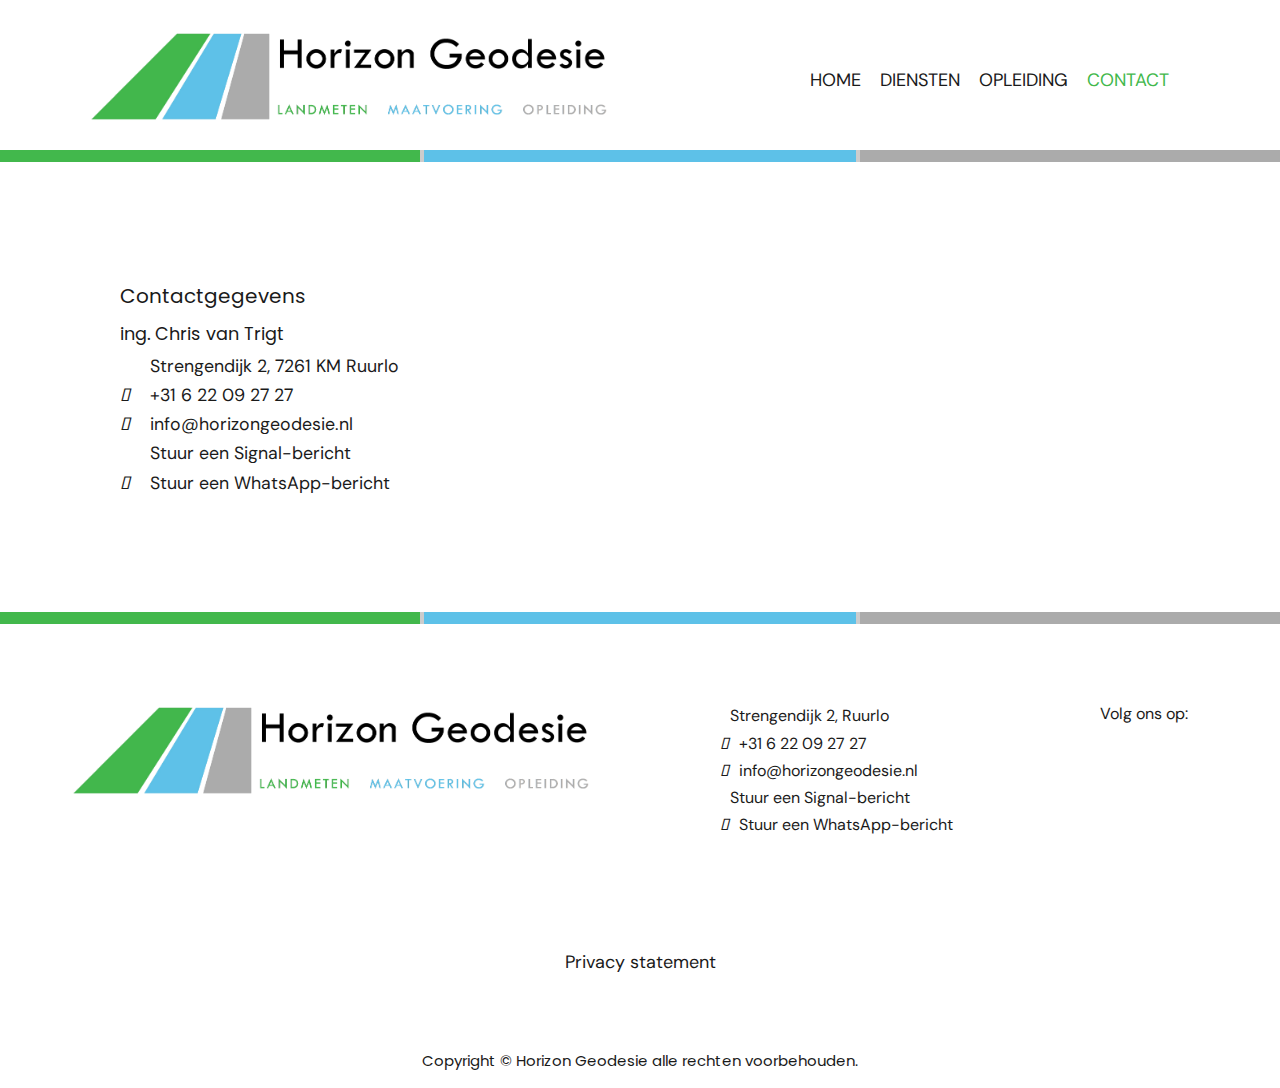
<file: contact.html>
<!DOCTYPE html>
<html lang="nl-NL">
  <head>
    <meta charset="UTF-8">
    <title>website template</title>
    <meta name="viewport" content="width=device-width, initial-scale=1.0 maximum-scale=1.0 user-scalable=0'">
    <meta name="discription" content="this website reprisents a basic template of what a website looks like at its base">
    <link rel="icon" type="image/x-icon" href="images/favicon-transparant_UITGEREKT_20240715.png">
    <link rel="stylesheet" href="style.css">
    <link rel="stylesheet" href="https://cdnjs.cloudflare.com/ajax/libs/font-awesome/4.7.0/css/font-awesome.min.css">
    <link rel="stylesheet" href="https://cdnjs.cloudflare.com/ajax/libs/font-awesome/6.5.2/css/all.min.css" integrity="sha512-SnH5WK+bZxgPHs44uWIX+LLJAJ9/2PkPKZ5QiAj6Ta86w+fsb2TkcmfRyVX3pBnMFcV7oQPJkl9QevSCWr3W6A==" crossorigin="anonymous" referrerpolicy="no-referrer">
    <script src="script.js" defer></script>
    <meta name="viewport" content="width=device-width, initial-scale=1.0">

  </head>
  <body>
    <div class="header">
      <div class="logo">
        <a class="logo-link" href="index.html">
          <div class="logo-div">
            <img class="logo-img light-theme" src="images/Logo met zwarte tekst_transparant_20240606.png" alt="LOGO" height="100px" width="px" logo>
            <img class="logo-img dark-theme" src="images/Logo met witte tekst_transparant_20240606.png" alt="LOGO" height="100px" width="px" logo>
            <div class="logo-buttons">
              <a href="diensten.html#landmeten1" aria-current="page"><button class="landmeten-logo-button"></button></a
              ><a href="diensten.html#maatvoering1" aria-current="page"><button class="maatvoering-logo-button"></button></a
              ><a href="opleiding.html#opleiding-anchor" aria-current="page"><button class="opleiding-logo-button"></button></a>
            </div>
          </div>
        </a>
      </div>
      <div class="tab" id="mytab">
          
          <a href="javascript:void(0);" class="icon" onclick="myFunction()">
            <i class="fa fa-bars"></i></a>
        <div class="tab-links">
          <a class="home-tab" href="index.html" aria-current="page"><button class="tab-link-button">HOME</button></a
          ><a href="diensten.html" aria-current="page"><button class="tab-link-button">DIENSTEN</button></a
          ><a href="opleiding.html" aria-current="page"><button class="tab-link-button">OPLEIDING</button></a
          ><a class="content-tab" href="contact.html" aria-current="page"><button class="tab-link-button active-tab">CONTACT</button></a>
        </div>
      </div>
    </div>
    <div class="brand-color-bar">
      <div class="color-1"></div>
      <div class="color-2"></div>
      <div class="color-3"></div>
    </div>
    
    <div class="page-container">
      <div class="color-a">
        <div class="hero-section contact-hero">
              <!--
              - wat we doen
              - waarom het er toe doet
              - wat zij moeten doen om het te krijgen
              - werk met ons en krijg dit resultaat
              - zo behalen we dit resultaat
              -->
          <div class="hero-section-content">
            <div>
                <div class="contact-info">
                  <h3>Contactgegevens</h3>
                  <ul>
                    <li>
                      ing. Chris van Trigt
                    </li>
                    <li>
                      <a href="https://www.google.nl/maps/place/Horizon+Geodesie/@52.0330385,6.4593058,17z/data=!3m1!4b1!4m6!3m5!1s0x47c7886032601acd:0x47c295274ae94773!8m2!3d52.0330352!4d6.4618807!16s%2Fg%2F1v2yy2vk?entry=ttu" target="_blank" rel="noopener noreferrer">
                        <div class="info-icon"><i class="fa-solid fa-location-dot"></i></div>
                        <div>Strengendijk 2, 7261 KM Ruurlo</div>
                      </a>
                    </li>
                    <li>
                      <a href="tel:+31622092727" target="_blank" rel="noopener noreferrer">
                        <div class="info-icon"><i class="fa-solid fa-phone"></i></div>
                        <div>+31 6 22 09 27 27</div>
                      </a>
                    </li>
                    <li>
                      <a href="mailto:info@horizongeodesie.nl" target="_blank" rel="noopener noreferrer">
                        <div class="info-icon"><i class="fa-regular fa-envelope"></i></div>
                        <div>info@horizongeodesie.nl</div>
                      </a>
                    </li>
                    <li>
                      <a href="sgnl://signal.me/#p/+31622092727" target="_blank" rel="noopener noreferrer">
                        <div class="info-icon"><i class="fa-brands fa-signal-messenger"></i></div>
                        <div>Stuur een Signal-bericht</div>
                      </a>
                    </li>
                    <li>
                      <a href="https://wa.me/+31622092727" target="_blank" rel="noopener noreferrer">
                        <div class="info-icon"><i class="fa-brands fa-whatsapp"></i></div>
                        <div>Stuur een WhatsApp-bericht</div>
                      </a>
                    </li>
                  </ul>
                </div>
            </div>
          </div>


          <iframe 
          src="https://www.google.com/maps/embed?pb=!1m18!1m12!1m3!1d2454.564268266766!2d6.4618807!3d52.03303520000001!2m3!1f0!2f0!3f0!3m2!1i1024!2i768!4f13.1!3m3!1m2!1s0x47c7886032601acd%3A0x47c295274ae94773!2sHorizon%20Geodesie!5e0!3m2!1snl!2snl!4v1730292313984!5m2!1snl!2snl" 
          width="600" height="450" style="border:0;" allowfullscreen="" loading="lazy" referrerpolicy="no-referrer-when-downgrade"></iframe>


        </div>
      </div>

      <div class="color-b">

      </div>

      <div class="color-a">

      </div>


      <div class="color-b">

      </div>
    </div>

    <div class="brand-color-bar">
      <div class="color-1"></div>
      <div class="color-2"></div>
      <div class="color-3"></div>
    </div>

    <div class="footer">
      <div class="footer-flex">
          <div class="footer-logo">
            <a class="logo-link" href="index.html">
              <div class="logo-div">
                <img class="logo-img light-theme" src="images/Logo met zwarte tekst_transparant_20240606.png" alt="LOGO" height="100px" width="px" logo>
                <img class="logo-img dark-theme" src="images/Logo met witte tekst_transparant_20240606.png" alt="LOGO" height="100px" width="px" logo>
                <div class="logo-buttons">
                  <a href="diensten.html#landmeten1" aria-current="page"><button class="landmeten-logo-button"></button></a
                  ><a href="diensten.html#maatvoering1" aria-current="page"><button class="maatvoering-logo-button"></button></a
                  ><a href="opleiding.html#opleiding-anchor" aria-current="page"><button class="opleiding-logo-button"></button></a>
                </div>
              </div>
            </a>
          </div>

          <div class="footer-info">
            <ul>
              <li>
                <a href="https://www.google.nl/maps/place/Horizon+Geodesie/@52.0330385,6.4593058,17z/data=!3m1!4b1!4m6!3m5!1s0x47c7886032601acd:0x47c295274ae94773!8m2!3d52.0330352!4d6.4618807!16s%2Fg%2F1v2yy2vk?entry=ttu" target="_blank" rel="noopener noreferrer">
                  <div class="info-icon"><i class="fa-solid fa-location-dot"></i></div>
                  <div>Strengendijk 2, Ruurlo</div>
                </a>
              </li>
              <li>
                <a href="tel:+31622092727" target="_blank" rel="noopener noreferrer">
                  <div class="info-icon"><i class="fa-solid fa-phone"></i></div>
                  <div>+31 6 22 09 27 27</div>
                </a>
              </li>
              <li>
                <a href="mailto:info@horizongeodesie.nl" target="_blank" rel="noopener noreferrer">
                  <div class="info-icon"><i class="fa-regular fa-envelope"></i></div>
                  <div>info@horizongeodesie.nl</div>
                </a>
              </li>
              <li>
                <a href="sgnl://signal.me/#p/+31622092727" target="_blank" rel="noopener noreferrer">
                  <div class="info-icon"><i class="fa-brands fa-signal-messenger"></i></div>
                  <div>Stuur een Signal-bericht</div>
                </a>
              </li>
              <li>
                <a href="https://wa.me/+31622092727" target="_blank" rel="noopener noreferrer">
                  <div class="info-icon"><i class="fa-brands fa-whatsapp"></i></div>
                  <div>Stuur een WhatsApp-bericht</div>
                </a>
              </li>
            </ul>
          </div>

        <div class="social-media">
          <h4>Volg ons op:</h4>
          <div class="volg-ons">
            <div class="social-media-1">
              <ul>
                <li>
                  <a href="https://www.linkedin.com/company/horizon-geodesie/">
                    <button><i class="fa-brands fa-linkedin-in"></i></button>
                  </a>
                </li>
            </div>
          </div>
        </div>

        <div class="footer-tab-links">
          <ul>
            <li><a href="privacy.html" aria-current="page"><button class="tab-link-button">Privacy statement</button></a></li>
          </ul>
        </div>
      </div>

    <div class="copyright-div">
      <p class="copyright">Copyright © <span id="year"></span> <span>Horizon Geodesie</span>  alle rechten voorbehouden.</p>
    </div>

    </div>
  </body>
</html>
</file>
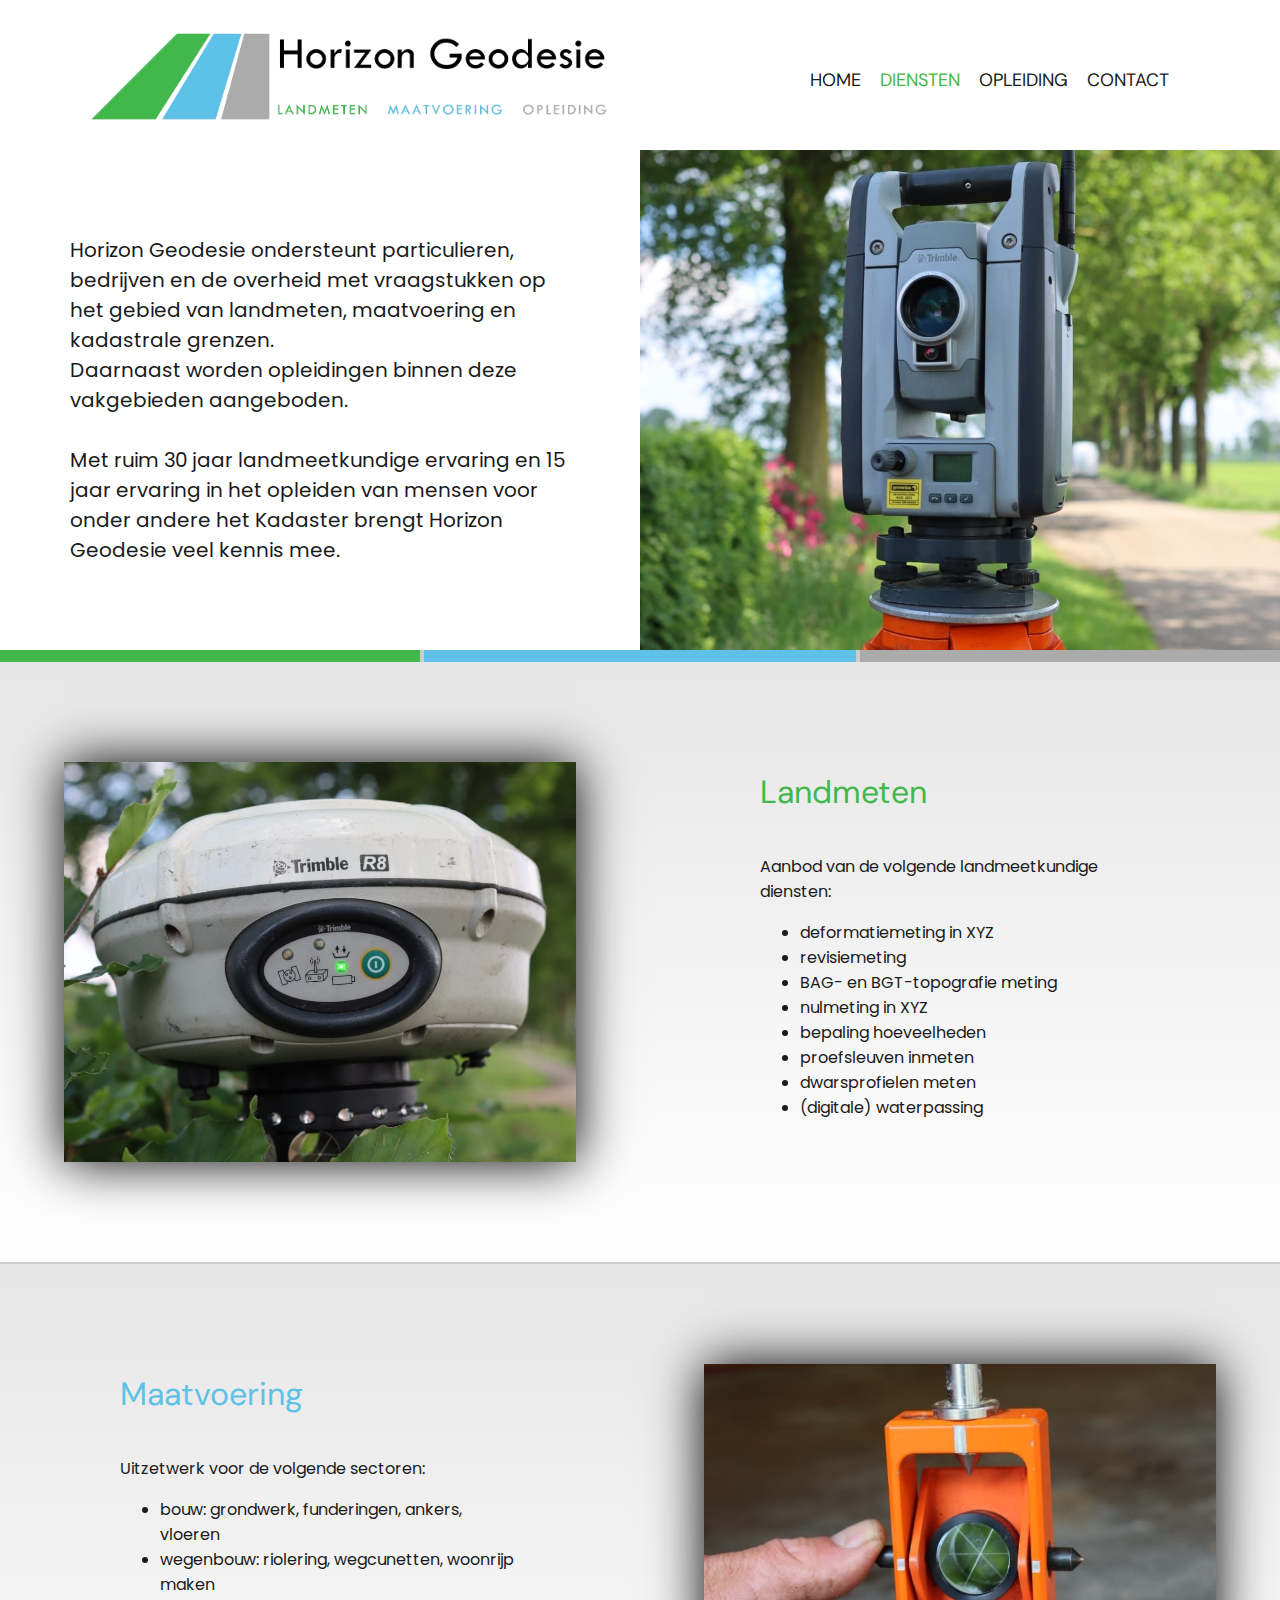
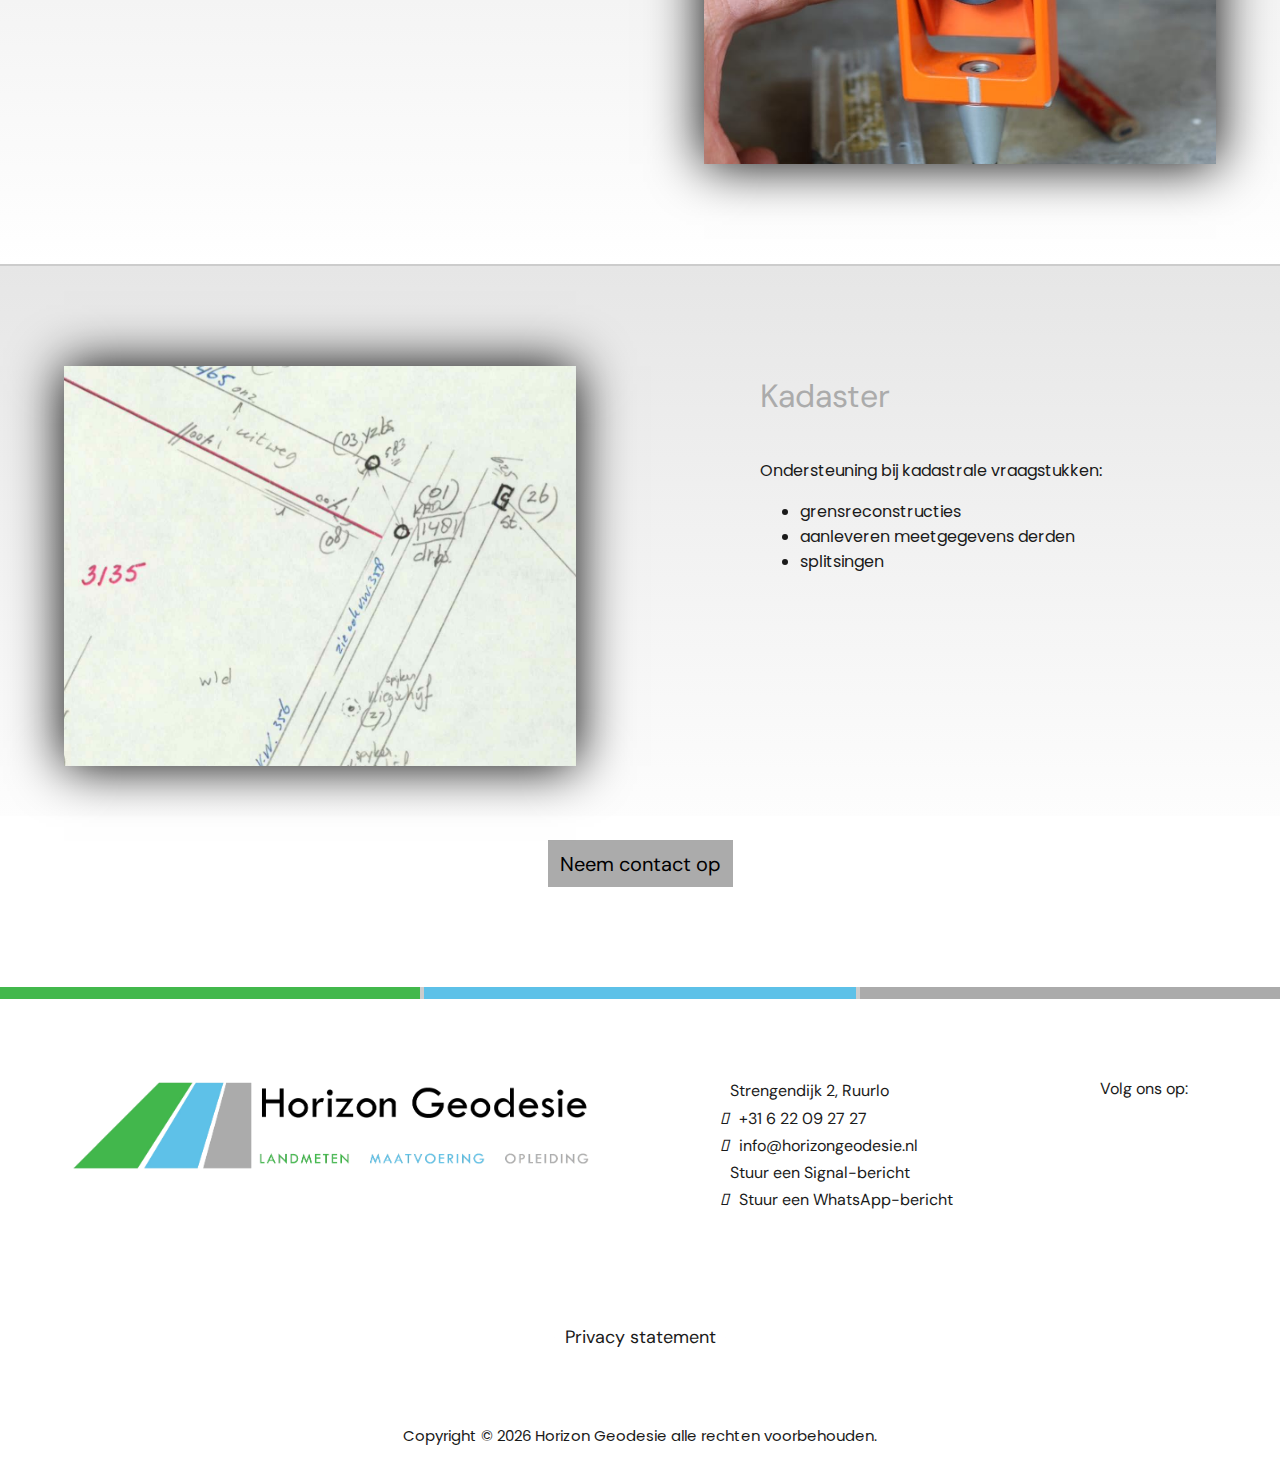
<file: diensten.html>
<!DOCTYPE html>
<html lang="nl-NL">
  <head>
    <meta charset="UTF-8">
    <title>website template</title>
    <meta name="viewport" content="width=device-width, initial-scale=1.0 maximum-scale=1.0 user-scalable=0'">
    <meta name="discription" content="this website reprisents a basic template of what a website looks like at its base">
    <link rel="icon" type="image/x-icon" href="images/favicon-transparant_UITGEREKT_20240715.png">
    <link rel="stylesheet" href="style.css">
    <link rel="stylesheet" href="https://cdnjs.cloudflare.com/ajax/libs/font-awesome/4.7.0/css/font-awesome.min.css">
    <link rel="stylesheet" href="https://cdnjs.cloudflare.com/ajax/libs/font-awesome/6.5.2/css/all.min.css" integrity="sha512-SnH5WK+bZxgPHs44uWIX+LLJAJ9/2PkPKZ5QiAj6Ta86w+fsb2TkcmfRyVX3pBnMFcV7oQPJkl9QevSCWr3W6A==" crossorigin="anonymous" referrerpolicy="no-referrer">
    <script src="script.js" defer></script>
    <meta name="viewport" content="width=device-width, initial-scale=1.0">

  </head>
  <body>
    <div class="header">
      <div class="logo">
        <a class="logo-link" href="index.html">
          <div class="logo-div">
            <img class="logo-img light-theme" src="images/Logo met zwarte tekst_transparant_20240606.png" alt="LOGO" height="100px" width="px" logo>
            <img class="logo-img dark-theme" src="images/Logo met witte tekst_transparant_20240606.png" alt="LOGO" height="100px" width="px" logo>
            <div class="logo-buttons">
              <a href="diensten.html#landmeten1" aria-current="page"><button class="landmeten-logo-button"></button></a
              ><a href="diensten.html#maatvoering1" aria-current="page"><button class="maatvoering-logo-button"></button></a
              ><a href="opleiding.html#opleiding-anchor" aria-current="page"><button class="opleiding-logo-button"></button></a>
            </div>
          </div>
        </a>
      </div>
      <div class="tab" id="mytab">
          
          <a href="javascript:void(0);" class="icon" onclick="myFunction()">
            <i class="fa fa-bars"></i></a>
        <div class="tab-links">
          <a class="home-tab" href="index.html" aria-current="page"><button class="tab-link-button">HOME</button></a
          ><a href="diensten.html" aria-current="page"><button class="tab-link-button active-tab">DIENSTEN</button></a
          ><a href="opleiding.html" aria-current="page"><button class="tab-link-button">OPLEIDING</button></a
          ><a class="content-tab" href="contact.html" aria-current="page"><button class="tab-link-button">CONTACT</button></a>
        </div>
      </div>
    </div>

    <div class="brand-color-bar phone">
      <div class="color-1"></div>
      <div class="color-2"></div>
      <div class="color-3"></div>
    </div>
    
    <div class="page-container">
      <div class="color-a">
        <div class="hero-section">
              <!--
              - wat we doen
              - waarom het er toe doet
              - wat zij moeten doen om het te krijgen
              - werk met ons en krijg dit resultaat
              - zo behalen we dit resultaat
              -->
          <div class="hero-section-content">
            <div>
              <h3>Horizon Geodesie ondersteunt particulieren, bedrijven en de overheid met vraagstukken op het gebied van landmeten, maatvoering en kadastrale grenzen.<br>
                Daarnaast worden opleidingen binnen deze vakgebieden aangeboden.<br><br>

                Met ruim 30 jaar landmeetkundige ervaring en 15 jaar ervaring in het opleiden van mensen voor onder andere het Kadaster brengt Horizon Geodesie veel kennis mee.</h3>
            </div>
          </div>
          <div class="slideshow-container">
            <div class="mySlides fade">
            <div class="img-1-slideshow img-style-diensten"></div>
            </div>
      
            <div class="mySlides fade">
              <div class="img-2-slideshow img-style-diensten"></div>
            </div>
      
            <div class="mySlides fade">
              <div class="img-3-slideshow img-style-diensten"></div>
            </div>

            <div class="mySlides fade">
              <div class="img-4-slideshow img-style-diensten"></div>
            </div>

            <div class="mySlides fade">
              <div class="img-5-slideshow img-style-diensten"></div>
            </div>

            <div class="mySlides fade">
              <div class="img-6-slideshow img-style-diensten"></div>
            </div>

          </div>
        </div>
      </div>
      <div class="brand-color-bar">
        <div class="color-1"></div>
        <div class="color-2"></div>
        <div class="color-3"></div>
      </div>

      <div class="diensten-page-container">
        <div class="color-b">
          <div id="landmeten1" class="opleiding-section">
            <div class="img-opleiding-container">
              <div class="img-diensten-landmeten img-diensten-style">
              </div>
            </div>
            <div class="opleiding-text-container">
              <div class="opleiding-text">
                <h1 class="text-color-green-nh">Landmeten</h1>
                <p>Aanbod van de volgende landmeetkundige diensten:
                  <ul>
                    <li>deformatiemeting in XYZ</li>
                    <li>revisiemeting</li>
                    <li>BAG- en BGT-topografie meting</li>
                    <li>nulmeting in XYZ</li>
                    <li>bepaling hoeveelheden</li>
                    <li>proefsleuven inmeten</li>
                    <li>dwarsprofielen meten</li>
                    <li>(digitale) waterpassing</li>
                  </ul>
                </p>
              </div>
            </div>
          </div>
        </div>
        <div class="color-a">
          <div id="maatvoering1" class="opleiding-section">
            <div class="img-opleiding-container">
              <div class="img-diensten-maatvoering img-diensten-style">
              </div>
            </div>
            <div class="opleiding-text-container">
              <div class="opleiding-text">
                <h1 class="text-color-blue-nh">Maatvoering</h1>
                <p>Uitzetwerk voor de volgende sectoren:
                  <ul>
                    <li>bouw: grondwerk, funderingen, ankers, vloeren</li>
                    <li>wegenbouw: riolering, wegcunetten, woonrijp maken</li>
                  </ul>
                </p>
              </div>
            </div>
          </div>
        </div>
        <div class="color-b">
          <div id="kadaster1" class="opleiding-section kadaster">
            <div class="img-opleiding-container">
              <div class="img-diensten-kadaster img-diensten-style">
              </div>
            </div>
            <div class="opleiding-text-container">
              <div class="opleiding-text">
                <h1 class="text-color-grey-nh">Kadaster</h1>
                <p>Ondersteuning bij kadastrale vraagstukken:
                  <ul>
                    <li>grensreconstructies</li>
                    <li>aanleveren meetgegevens derden</li>
                    <li>splitsingen</li>
                  </ul>
                </p>
              </div>
            </div>
          </div>
        </div>
      </div>

      <div class="color-a">
        <div class="cta-section cta-section-diensten-page">
          <a class="cta" href="contact.html" aria-current="page"><button class="cta-contact">Neem contact op</button></a>
        </div>
      </div>


      <div class="color-b">

      </div>
    </div>

    <div class="brand-color-bar">
      <div class="color-1"></div>
      <div class="color-2"></div>
      <div class="color-3"></div>
    </div>

    <div class="footer">
      <div class="footer-flex">
          <div class="footer-logo">
            <a class="logo-link" href="index.html">
              <div class="logo-div">
                <img class="logo-img light-theme" src="images/Logo met zwarte tekst_transparant_20240606.png" alt="LOGO" height="100px" width="px" logo>
                <img class="logo-img dark-theme" src="images/Logo met witte tekst_transparant_20240606.png" alt="LOGO" height="100px" width="px" logo>
                <div class="logo-buttons">
                  <a href="diensten.html#landmeten1" aria-current="page"><button class="landmeten-logo-button"></button></a
                  ><a href="diensten.html#maatvoering1" aria-current="page"><button class="maatvoering-logo-button"></button></a
                  ><a href="opleiding.html#opleiding-anchor" aria-current="page"><button class="opleiding-logo-button"></button></a>
                </div>
              </div>
            </a>
          </div>

          <div class="footer-info">
            <ul>
              <li>
                <a href="https://www.google.nl/maps/place/Horizon+Geodesie/@52.0330385,6.4593058,17z/data=!3m1!4b1!4m6!3m5!1s0x47c7886032601acd:0x47c295274ae94773!8m2!3d52.0330352!4d6.4618807!16s%2Fg%2F1v2yy2vk?entry=ttu" target="_blank" rel="noopener noreferrer">
                  <div class="info-icon"><i class="fa-solid fa-location-dot"></i></div>
                  <div>Strengendijk 2, Ruurlo</div>
                </a>
              </li>
              <li>
                <a href="tel:+31622092727" target="_blank" rel="noopener noreferrer">
                  <div class="info-icon"><i class="fa-solid fa-phone"></i></div>
                  <div>+31 6 22 09 27 27</div>
                </a>
              </li>
              <li>
                <a href="mailto:info@horizongeodesie.nl" target="_blank" rel="noopener noreferrer">
                  <div class="info-icon"><i class="fa-regular fa-envelope"></i></div>
                  <div>info@horizongeodesie.nl</div>
                </a>
              </li>
              <li>
                <a href="sgnl://signal.me/#p/+31622092727" target="_blank" rel="noopener noreferrer">
                  <div class="info-icon"><i class="fa-brands fa-signal-messenger"></i></div>
                  <div>Stuur een Signal-bericht</div>
                </a>
              </li>
              <li>
                <a href="https://wa.me/+31622092727" target="_blank" rel="noopener noreferrer">
                  <div class="info-icon"><i class="fa-brands fa-whatsapp"></i></div>
                  <div>Stuur een WhatsApp-bericht</div>
                </a>
              </li>
            </ul>
          </div>

        <div class="social-media">
          <h4>Volg ons op:</h4>
          <div class="volg-ons">
            <div class="social-media-1">
              <ul>
                <li>
                  <a href="https://www.linkedin.com/company/horizon-geodesie/">
                    <button><i class="fa-brands fa-linkedin-in"></i></button>
                    
                  </a>
                </li>
            </div>
          </div>
        </div>

        <div class="footer-tab-links">
          <ul>
            <li><a href="privacy.html" aria-current="page"><button class="tab-link-button">Privacy statement</button></a></li>
          </ul>
        </div>
      </div>

    <div class="copyright-div">
      <p class="copyright">Copyright © <span id="year"></span> <span>Horizon Geodesie</span>  alle rechten voorbehouden.</p>
    </div>

    </div>
  </body>
</html>
</file>
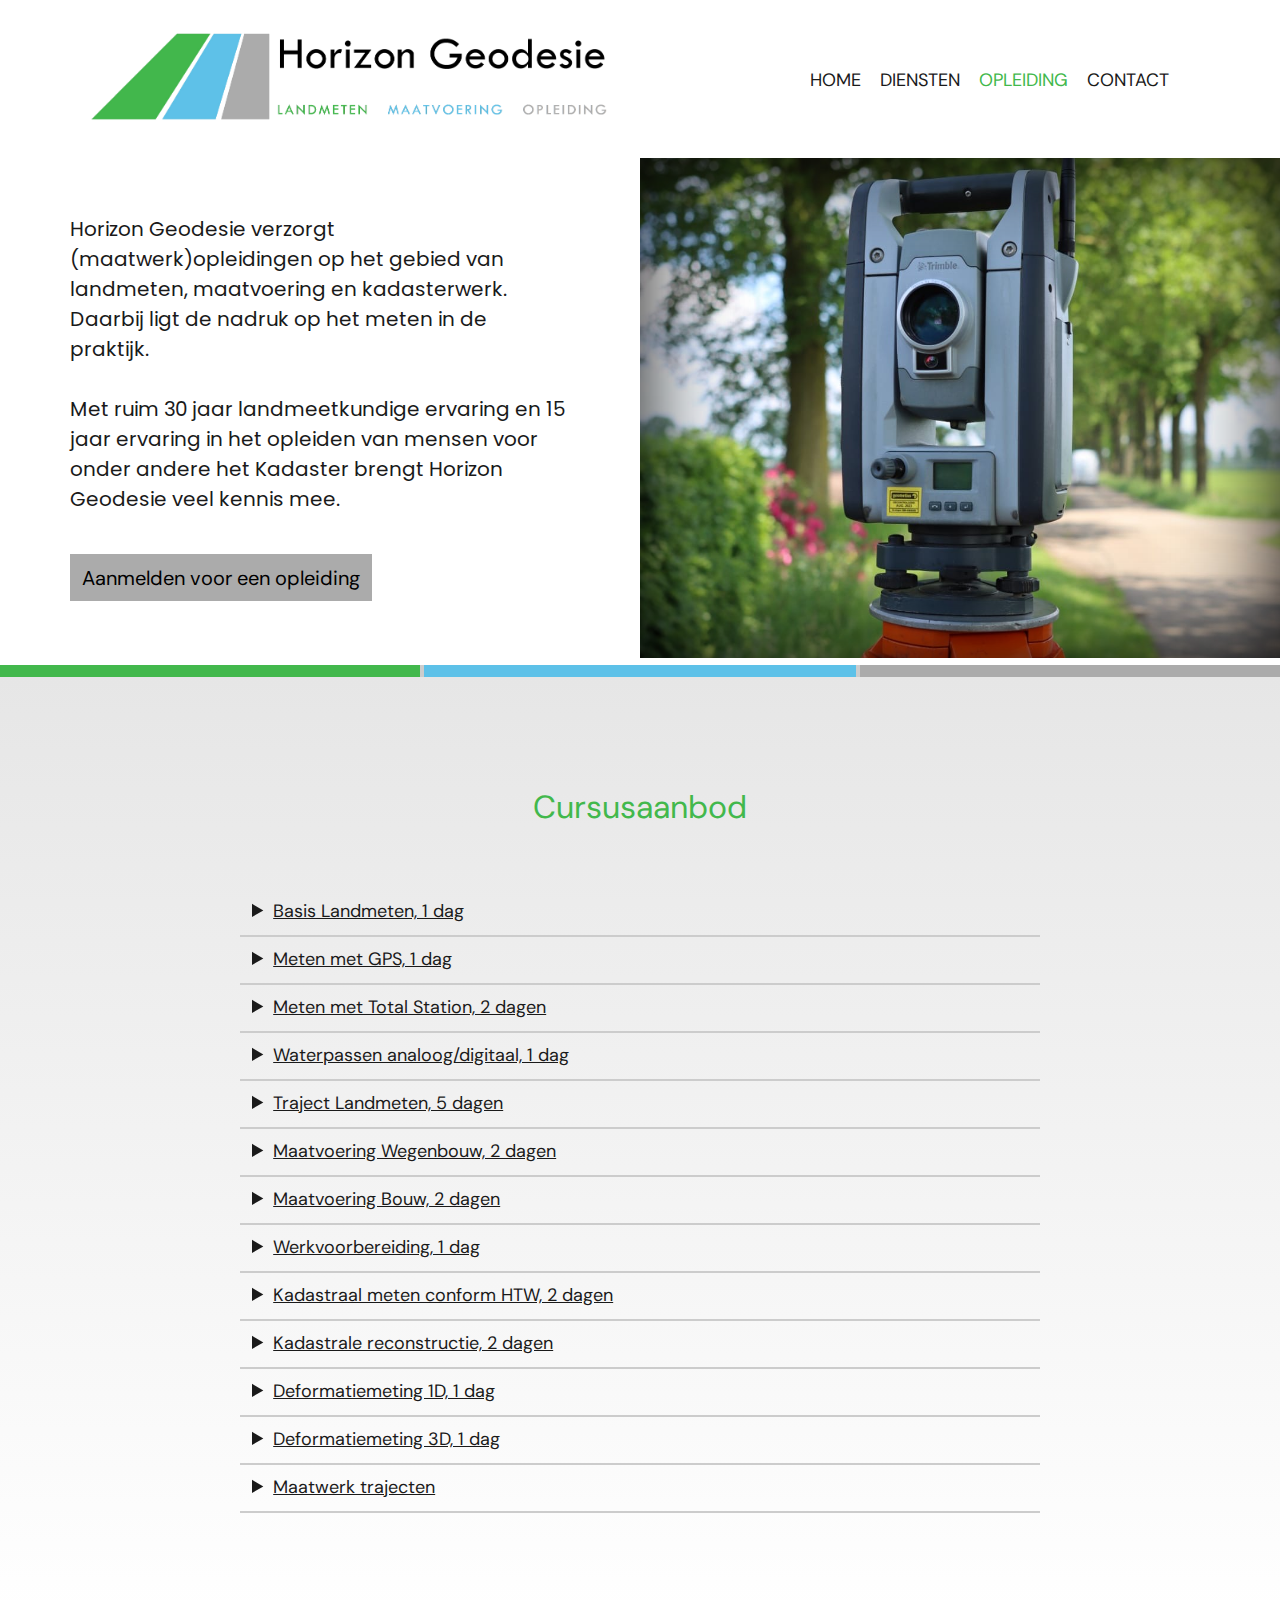
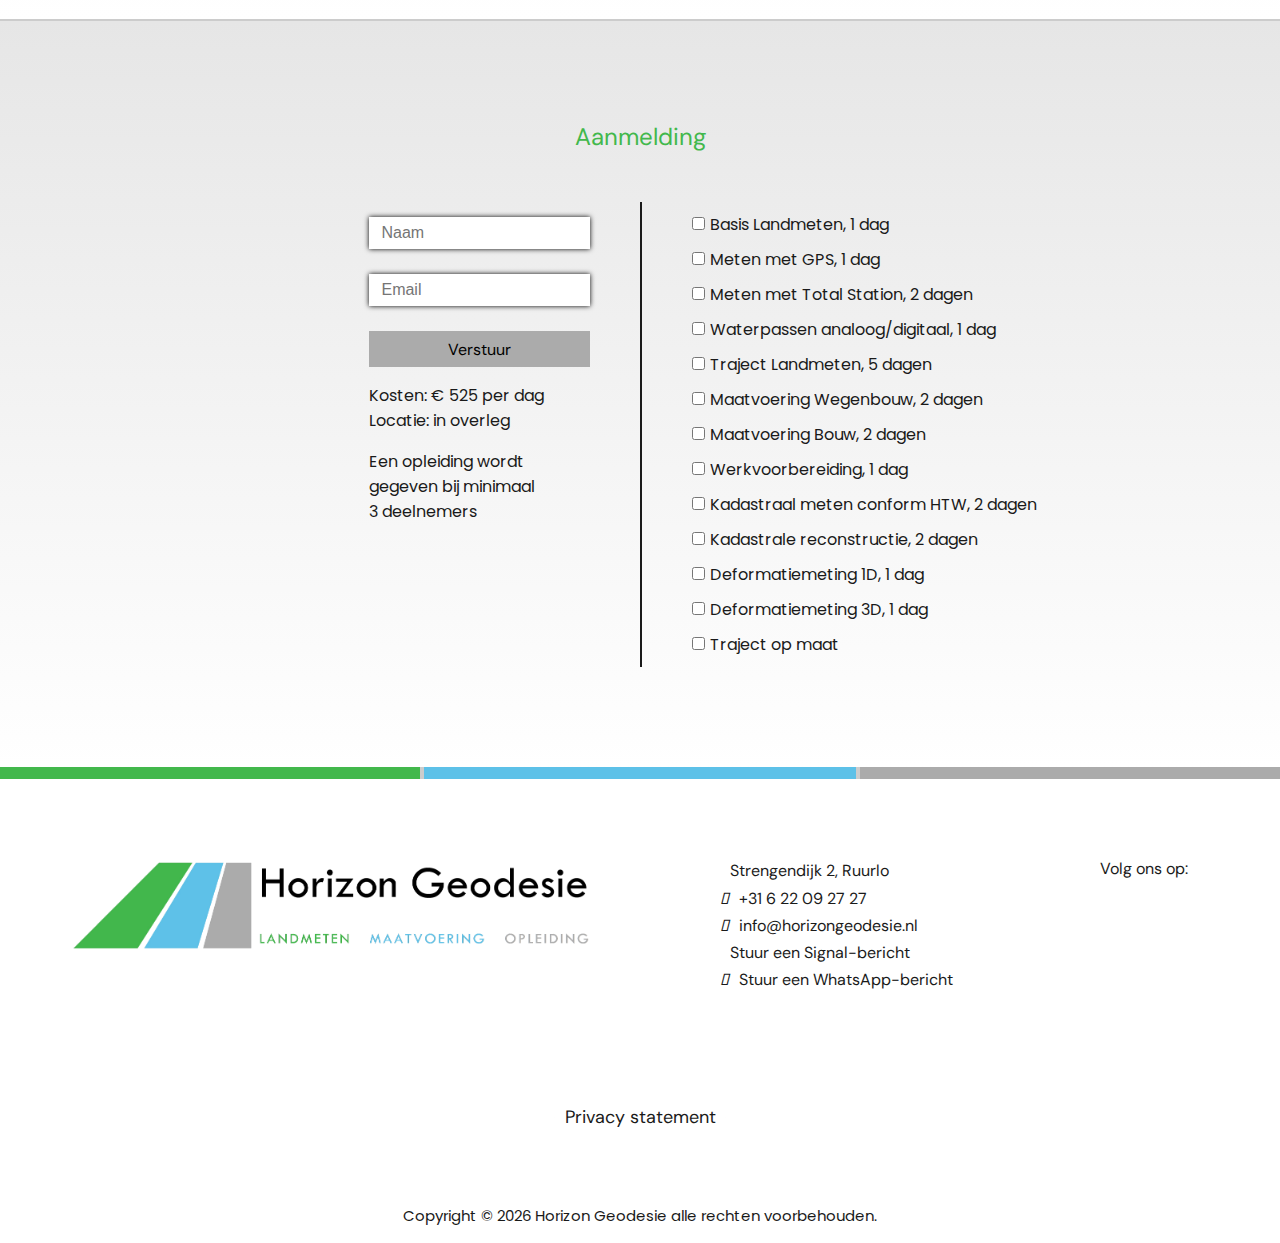
<file: opleiding.html>
<!DOCTYPE html>
<html lang="nl-NL">
  <head>
    <meta charset="UTF-8">
    <title>website template</title>
    <meta name="viewport" content="width=device-width, initial-scale=1.0 maximum-scale=1.0 user-scalable=0'">
    <meta name="discription" content="this website reprisents a basic template of what a website looks like at its base">
    <link rel="icon" type="image/x-icon" href="images/favicon-transparant_UITGEREKT_20240715.png">
    <link rel="stylesheet" href="style.css">
    <link rel="stylesheet" href="https://cdnjs.cloudflare.com/ajax/libs/font-awesome/4.7.0/css/font-awesome.min.css">
    <link rel="stylesheet" href="https://cdnjs.cloudflare.com/ajax/libs/font-awesome/6.5.2/css/all.min.css" integrity="sha512-SnH5WK+bZxgPHs44uWIX+LLJAJ9/2PkPKZ5QiAj6Ta86w+fsb2TkcmfRyVX3pBnMFcV7oQPJkl9QevSCWr3W6A==" crossorigin="anonymous" referrerpolicy="no-referrer">
    <script src="script.js" defer></script>
    <meta name="viewport" content="width=device-width, initial-scale=1.0">

  </head>
  <body>
    <div class="header">
      <div class="logo">
        <a class="logo-link" href="index.html">
          <div class="logo-div">
            <img class="logo-img light-theme" src="images/Logo met zwarte tekst_transparant_20240606.png" alt="LOGO" height="100px" width="px" logo>
            <img class="logo-img dark-theme" src="images/Logo met witte tekst_transparant_20240606.png" alt="LOGO" height="100px" width="px" logo>
            <div class="logo-buttons">
              <a href="diensten.html#landmeten1" aria-current="page"><button class="landmeten-logo-button"></button></a
              ><a href="diensten.html#maatvoering1" aria-current="page"><button class="maatvoering-logo-button"></button></a
              ><a href="opleiding.html#opleiding-anchor" aria-current="page"><button class="opleiding-logo-button"></button></a>
            </div>
          </div>
        </a>
      </div>
      <div class="tab" id="mytab">
          
          <a href="javascript:void(0);" class="icon" onclick="myFunction()">
            <i class="fa fa-bars"></i></a>
        <div class="tab-links">
          <a class="home-tab" href="index.html" aria-current="page"><button class="tab-link-button">HOME</button></a
          ><a href="diensten.html" aria-current="page"><button class="tab-link-button">DIENSTEN</button></a
          ><a href="opleiding.html" aria-current="page"><button class="tab-link-button active-tab">OPLEIDING</button></a
          ><a class="content-tab" href="contact.html" aria-current="page"><button class="tab-link-button">CONTACT</button></a>
        </div>
      </div>
    </div>
    <div class="brand-color-bar phone">
      <div class="color-1"></div>
      <div class="color-2"></div>
      <div class="color-3"></div>
    </div>
    
    <div class="page-container">
      <div class="color-a">
        <div class="hero-section">
              <!--
              - wat we doen
              - waarom het er toe doet
              - wat zij moeten doen om het te krijgen
              - werk met ons en krijg dit resultaat
              - zo behalen we dit resultaat
              -->
          <div class="hero-section-content">
            <div>
              <h3>Horizon Geodesie verzorgt (maatwerk)opleidingen op het gebied van landmeten, maatvoering en kadasterwerk. Daarbij ligt de nadruk op het meten in de praktijk.<br>
                <br>
                Met ruim 30 jaar landmeetkundige ervaring en 15 jaar ervaring in het opleiden van mensen voor onder andere het Kadaster brengt Horizon Geodesie veel kennis mee.</h3>
              <a class="cta" href="opleiding.html#aanmelden-opleiding" aria-current="page"><button class="cta-opleiding">Aanmelden voor een opleiding</button></a>
            </div>
          </div>
          <div class="slideshow-container">
            <div class="mySlides fade">
            <div class="img-1-slideshow img-style-opleiding"></div>
            </div>
      
            <div class="mySlides fade">
              <div class="img-2-slideshow img-style-opleiding"></div>
            </div>
      
            <div class="mySlides fade">
              <div class="img-3-slideshow img-style-opleiding"></div>
            </div>

            <div class="mySlides fade">
              <div class="img-4-slideshow img-style-diensten"></div>
            </div>

            <div class="mySlides fade">
              <div class="img-5-slideshow img-style-diensten"></div>
            </div>

            <div class="mySlides fade">
              <div class="img-6-slideshow img-style-diensten"></div>
            </div>

          </div>
        </div>
      </div>

      <div class="brand-color-bar">
        <div class="color-1"></div>
        <div class="color-2"></div>
        <div class="color-3"></div>
      </div>

      <div class="color-b">
        <div class="opleiding-page" id="opleiding-ondewerpen">
          <div class="opleiding-subjects-section">
            <h1>Cursusaanbod</h1>
            <div class="accordion">
              <details>
                <summary><u class="opleiding-subjects">Basis Landmeten, 1 dag</u></summary>
                <div>
                  <h4 class="opleiding-subjects-h4">De volgende onderwerpen komen aan bod:</h4>
                  <ul>
                    <li>assenstelsels</li>
                    <li>coördinatenberekening</li>
                    <li>inwinningstechnieken</li>
                    <li>puntsbepaling</li>
                    <li>vereffening</li>
                    <li>precisie, idealisatie en betrouwbaarheid</li>
                  </ul>
                  <p>Na een  inleiding van de theorie worden praktische oefeningen buiten uitgevoerd. Op deze manier leren en ervaren de deelnemers direct op welke manier puntsbepaling tot stand komt.</p>
                  <p>Er worden verschillende metingen uitgevoerd, die geëxporteerd en verwerkt worden met MOVE3. Zo wordt direct de kwaliteit van de meting beoordeeld.</p>
                  <br><br>
                  <h4 class="opleiding-subjects-h4">Vereiste voorkennis</h4>
                  <ul>
                    <li>geen</li>
                  </ul>
                </div>
              </details>
              <details>
                <summary><u class="opleiding-subjects">Meten met GPS, 1 dag</u></summary>
                <div>
                  <h4 class="opleiding-subjects-h4">De volgende onderwerpen komen aan bod:</h4>
                  <ul>
                    <li>inrichting  en werking van het systeem</li>
                    <li>begrippen: RTK DOP</li>
                    <li>gebruik punt- en lijncodering</li>
                    <li>import uitzetgegevens</li>
                    <li>export meetdata</li>
                    <li>aanmaken  “on site” meetrapportage  van uitzetwerk</li>
                    <li>beperkingen/foutenbronnen</li>
                  </ul>
                  <p>Na een  inleiding van de theorie worden praktische oefeningen met een GNSS-ontvanger buiten uitgevoerd. Op deze manier leren en ervaren de deelnemers direct de werking en de beperkingen van het systeem.</p>
                  <p>Er wordt een inmeting uitgevoerd van een bestaande situatie. Deze meetgegevens worden geëxporteerd en verwerkt. Op basis van de inmeting wordt een uitzetbestand aangemaakt en vervolgens buiten in het terrein uitgezet.</p>
                  <p>Tot slot wordt de uitzetting vastgelegd met een meetrapportage.</p>
                  <br><br>
                  <h4 class="opleiding-subjects-h4">Vereiste voorkennis</h4>
                  <ul>
                    <li>Basis Landmeten</li>
                  </ul>
                </div>
              </details>
              <details>
                <summary><u class="opleiding-subjects">Meten met Total Station, 2 dagen</u></summary>
                <div>
                  <h4 class="opleiding-subjects-h4">De volgende onderwerpen komen aan bod:</h4>
                  <ul>
                    <li>inrichting en werking van het systeem</li>
                    <li>begrippen ondulatie en extrapolatie</li>
                    <li>set-up: bekende standplaats, vrije standplaats, referentielijn</li>
                    <li>gebruik punt- en lijncodering</li>
                    <li>import uitzetgegevens</li>
                    <li>export meetdata</li>
                    <li>aanmaken “on site” meetrapportage van uitzetwerk</li>
                    <li>beperkingen/foutenbronnen</li>
                  </ul>
                  <p>Na een inleiding van de theorie worden praktische oefeningen met een Total Station buiten uitgevoerd. Op deze manier leren en ervaren de deelnemers direct de werking en de beperkingen van het systeem.</p>
                  <p>Er wordt een inmeting uitgevoerd van een bestaande situatie. Deze meetgegevens worden geëxporteerd en verwerkt. Op basis van de inmeting wordt een uitzetbestand aangemaakt en vervolgens buiten in het terrein uitgezet.</p>
                  <p>Tot slot wordt de uitzetting vastgelegd met een meetrapportage.</p>
                  <br><br>
                  <h4 class="opleiding-subjects-h4">Vereiste voorkennis</h4>
                  <ul>
                    <li>Basis Landmeten</li>
                  </ul>
                </div>
              </details>
              <details>
                <summary><u class="opleiding-subjects">Waterpassen analoog/digitaal, 1 dag</u></summary>
                <div>
                  <h4 class="opleiding-subjects-h4">De volgende onderwerpen komen aan bod:</h4>
                  <ul>
                    <li>inrichting en werking van het systeem</li>
                    <li>begrippen refractie, sluitfout, NAP, doorgaande waterpassing</li>
                    <li>voorwaarden/controle hoofdvoorwaarde</li>
                    <li>netwerkopbouw</li>
                    <li>export data</li>
                    <li>vereffening</li>
                    <li>rapportage</li>
                    <li>beperkingen/foutenbronnen</li>
                  </ul>
                  <p>Na een inleiding van de theorie worden praktische oefeningen met een waterpastoestel buiten uitgevoerd. Op deze manier leren en ervaren de deelnemers direct de werking en de beperkingen van het systeem. </p>
                  <p>Er wordt een toestelcontrole uitgevoerd. Het resultaat wordt beoordeeld. Aansluitend wordt een doorgaande waterpassing uitgevoerd in heen- en teruggang. De sluitfout wordt bepaald en beoordeeld.</p>    
                  <br><br>
                  <h4 class="opleiding-subjects-h4">Vereiste voorkennis</h4>
                  <ul>
                    <li>geen</li>
                  </ul>
                </div>
              </details>
              <details>
                <summary><u class="opleiding-subjects">Traject Landmeten, 5 dagen</u></summary>
                <div>
                  <h4 class="opleiding-subjects-h4">De combinatie van bovenstaande 4 opleidingen:</h4>
                  <ul>
                    <li>Basis Landmeetkunde</li>
                    <li>Meten met GPS</li>
                    <li>Meten met Total Station</li>
                    <li>Waterpassen analoog/digitaal</li>
                  </ul>
                  <br><br>
                  <h4 class="opleiding-subjects-h4">Vereiste voorkennis</h4>
                  <ul>
                    <li>geen</li>
                  </ul>
                </div>
              </details>
              <details>
                <summary><u class="opleiding-subjects">Maatvoering Wegenbouw, 2 dagen</u></summary>
                <div>
                  <h4 class="opleiding-subjects-h4">De volgende onderwerpen komen aan bod:</h4>
                  <ul>
                    <li>beschrijving werkproces Wegenbouw</li>
                    <li>inzet van de verschillende inwinningstechnieken</li>
                    <li>inrichting Grondslag 2D/3D</li>
                    <li>inlezen uitzetgegevens</li>
                    <li>uitzetten punten/lijnen</li>
                    <li>aanmaken rapportage</li>
                  </ul>
                  <p>Na een inleiding van de theorie worden praktische oefeningen met Total Station en GNSS-ontvanger buiten uitgevoerd. Er wordt een koppeling gemaakt met het NAP-netwerk. Op deze manier leren en ervaren de deelnemers direct de werking en de beperkingen van het systeem. </p>
                  <p>Een wegcunet wordt uitgezet, waarbij de piketten in 3D worden uitgezet en eventueel verklikt in richting (achter voorkant band) en hoogte (zicht).</p>
                  <br><br>
                  <h4 class="opleiding-subjects-h4">Vereiste voorkennis</h4>
                  <ul>
                    <li>Basis Landmeten</li>
                    <li>Meten met GPS</li>
                    <li>Meten met Total Station</li>
                  </ul>
                </div>
              </details>
              <details>
                <summary><u class="opleiding-subjects">Maatvoering Bouw, 2 dagen</u></summary>
                <div>
                  <h4 class="opleiding-subjects-h4">De volgende onderwerpen komen aan bod:</h4>
                  <ul>
                    <li>beschrijving werkproces bouw</li>
                    <li>inzet van de verschillende inwinningstechnieken</li>
                    <li>inrichting grondslag 2D/3D</li>
                    <li>inlezen uitzetgegevens</li>
                    <li>uitzetten punten/lijnen</li>
                    <li>aanmaken rapportage</li>
                  </ul>
                  <p>Na een inleiding van de theorie worden praktische oefeningen met total station buiten uitgevoerd. Na set-up wordt een grondslagnetwerk aangemaakt. Op deze manier leren en ervaren de deelnemers direct de werking en de beperkingen van het systeem. </p>
                  <p>Een palenplan wordt uitgezet. Er wordt een meetrapportage aangemaakt en beoordeeld.</p>
                  <br><br>
                  <h4 class="opleiding-subjects-h4">Vereiste voorkennis</h4>
                  <ul>
                    <li>Basis Landmeten</li>
                    <li>Meten met GPS</li>
                    <li>Meten met Total Station</li>
                  </ul>
                </div>
              </details>
              <details>
                <summary><u class="opleiding-subjects">Werkvoorbereiding, 1 dag</u></summary>
                <div>
                  <h4 class="opleiding-subjects-h4">De volgende onderwerpen komen aan bod:</h4>
                  <ul>
                    <li>beoordelen ontvangen tekeningen</li>
                    <li>aanmaken bestandsstructuur per project</li>
                    <li>verschalen en roteren </li>
                    <li>filteren benodigde uitzetgegevens</li>
                    <li>aanmaken  en leveren punt-/lijnbestanden per deelproject</li>
                    <li>aanmaken uitzetresultaten en 'as-build'-tekeningen</li>
                    <li>beheer grondslag- en meetgegevens</li>
                  </ul>
                  <br><br>
                  <h4 class="opleiding-subjects-h4">Vereiste voorkennis</h4>
                  <ul>
                    <li>geen</li>
                  </ul>
                </div>
              </details>
              <details>
                <summary><u class="opleiding-subjects">Kadastraal meten conform HTW, 2 dagen</u></summary>
                <div>
                  <h4 class="opleiding-subjects-h4">De volgende onderwerpen komen aan bod:</h4>
                  <ul>
                    <li>vastlegging grenzen, nabijheid en inpaspunten</li>
                    <li>gecontroleerd meten</li>
                    <li>relatie met grensreconstructie</li>
                    <li>verwerking met Move3</li>
                  </ul>
                  <p>Na een inleiding van de theorie, wordt in een praktijkopdracht een grensaanwijs gedaan.</p>
                  <p>De cursist maakt, afhankelijk van de terreinsituatie, zelf de keuze tussen Total Station, GNSS of combinatie van beide en legt de grens op de juiste wijze vast. De meting wordt verwerkt tot en met de vrije netwerkvereffening.</p>
                  <br><br>
                  <h4 class="opleiding-subjects-h4">Vereiste voorkennis</h4>
                  <ul>
                    <li>Basis Landmeten</li>
                    <li>Meten met GPS</li>
                    <li>Meten met Total Station</li>
                  </ul>
                </div>
              </details>
              <details>
                <summary><u class="opleiding-subjects">Kadastrale reconstructie, 2 dagen</u></summary>
                <div>
                  <h4 class="opleiding-subjects-h4">De volgende onderwerpen komen aan bod:</h4>
                  <ul>
                    <li>opvragen veldwerk bij Kadaster</li>
                    <li>keuze lokaal stelsel, RD-stelsel of klassieke methode</li>
                    <li>eventueel inmeten bestaande situatie</li>
                    <li>uitzetten oorspronkelijke situatie </li>
                    <li>controle</li>
                  </ul>
                  <p>Afhankelijk van de inhoud van het veldwerk wordt een plan opgesteld op welke manier er gereconstrueerd kan worden.</p>
                  <p>Bruikbare gegevens in het terrein worden opgezocht en dienen als controle, waarmee de oorspronkelijke situatie gecontroleerd wordt uitgezet.</p>
                  <br><br>
                  <h4 class="opleiding-subjects-h4">Vereiste voorkennis</h4>
                  <ul>
                    <li>Basis Landmeten</li>
                    <li>Meten met GPS</li>
                    <li>Meten met Total Station</li>
                  </ul>
                </div>
              </details>
              <details>
                <summary><u class="opleiding-subjects">Deformatiemeting 1D, 1 dag</u></summary>
                <div>
                  <h4 class="opleiding-subjects-h4">De volgende onderwerpen komen aan bod:</h4>
                  <ul>
                    <li>waterpassen analoog/digitaal</li>
                    <li>aanbrengen meetpunten</li>
                    <li>uitvoeren nul-/herhalingsmeting</li>
                    <li>verwerking met Move3</li>
                    <li>analyse in Excel</li>
                  </ul>
                  <p>Deformatiemetingen worden uitgevoerd met een waterpastoestel om een analyse mogelijk te maken van de verzakkingen door bouwwerkzaamheden.</p>
                  <p>Door het uitvoeren en herhalen van een waterpassing over aangebrachte punten kan de zetting van een object worden bepaald.</p>
                  <br><br>
                  <h4 class="opleiding-subjects-h4">Vereiste voorkennis</h4>
                  <ul>
                    <li>Waterpassen analoog/digitaal</li>
                  </ul>
                </div>
              </details>
              <details>
                <summary><u class="opleiding-subjects">Deformatiemeting 3D, 1 dag</u></summary>
                <div>
                  <h4 class="opleiding-subjects-h4">De volgende onderwerpen komen aan bod:</h4>
                  <ul>
                    <li>meten met Total Station</li>
                    <li>aanbrengen meetpunten</li>
                    <li>uitvoeren nul-/herhalingsmeting</li>
                    <li>verwerking met Move3</li>
                    <li>analyse in Excel</li>
                  </ul>
                  <p>Deformatiemetingen worden uitgevoerd met een Total Station om een analyse mogelijk te maken van de verzakkingen en verplaatsingen door bouwwerkzaamheden.</p>
                  <p>Door het uitvoeren en herhalen van een waterpassing over aangebrachte punten kan de zetting van een object worden bepaald.</p>
                  <br><br>
                  <h4 class="opleiding-subjects-h4">Vereiste voorkennis</h4>
                  <ul>
                    <li>Meten met Total Station</li>
                    <li>Waterpassen analoog/digitaal</li>
                  </ul>
                </div>
              </details>
              <details>
                <summary><u class="opleiding-subjects">Maatwerk trajecten</u></summary>
                <div>
                  <h4 class="opleiding-subjects-h4-1">Informeer naar de mogelijkheden van een opleiding op maat, zoals</h4>
                  <ul>
                    <li>in-company begeleiding</li>
                    <li>1-op-1 trajecten</li>
                  </ul>
                </div>
              </details>
            </div>
          </div>
        </div>

      <div class="color-a" id="aanmelden-opleiding">
        <div class="sign-up-section">
          <h2 class="sign-up-section-h2">Aanmelding</h2>
          <form action="https://api.web3forms.com/submit" method="POST" onsubmit="return validateForm()">
            <div class="form-flex">
              <h2>Aanmelding</h2>
            <div class="form-flex-1">
              <div class="form-flex-1-sub">
                <input type="hidden" name="access_key" value="6f713d74-7771-4112-a746-82db3a6cdb73">
                <div class="input name" id="input-text">
                  <input type="text" name="naam" id="naam" placeholder="Naam">
                </div>
                <div class="input email" id="input-text">
                  <input type="email" name="email" id="email" placeholder="Email" required>
                </div>
                <input type="checkbox" name="botcheck" class="hidden" style="display: none;">
                <div class="submit-button-1">
                  <button class="verstuur-knop" type="submit">Verstuur</button>
                  <p>Kosten: € 525 per dag<br>
                      Locatie: in overleg<br></p>
                  <p>Een opleiding wordt<br> gegeven bij minimaal<br> 3 deelnemers</p>
                  <p id="errorMessage"></p>
              </div>
              </div>
            </div>
            <div class="divider"></div>
            <div class="form-flex-2">
              <ul>
                <li>
                  <div>
                    <input type="checkbox" name="opleiding" id="Basis-landmeetkunde-2-dagen" value="Basis Landmeten, 1 dag">
                  </div>
                  <div>
                    <label for="Basis-landmeetkunde-2-dagen"> Basis Landmeten, 1 dag</label>
                  </div>
                </li>
                <li>
                  <div>
                    <input type="checkbox" name="opleiding" id="Meten-met-GNSS-1-dag" value="Meten met GPS, 1 dag">
                  </div>
                  <div>
                    <label for="Meten-met-GNSS-1-dag"> Meten met GPS, 1 dag</label>
                  </div>
                </li>
                <li>
                  <div>
                    <input type="checkbox" name="opleiding" id="Meten-met-Total-Station-2-dagen" value="Meten met Total Station, 2 dagen">
                  </div>
                  <div>
                    <label for="Meten-met-Total-Station-2-dagen"> Meten met Total Station, 2 dagen</label>
                  </div>
                </li>
                <li>
                  <div>
                    <input type="checkbox" name="opleiding" id="Waterpassen-analoog/digitaal-1-dag" value="Waterpassen analoog/digitaal, 1 dag">
                  </div>
                  <div>
                    <label for="Waterpassen-analoog/digitaal-1-dag"> Waterpassen analoog/digitaal, 1 dag</label>
                  </div>
                </li>
                <li>
                  <div>
                    <input type="checkbox" name="opleiding" id="Traject-Landmeten-5-dagen" value="Traject Landmeten, 5 dagen">
                  </div>
                  <div>
                    <label for="Traject-Landmeten-5-dagen"> Traject Landmeten, 5 dagen</label>
                  </div>
                </li>
                <li>
                  <div>
                    <input type="checkbox" name="opleiding" id="Maatvoering-Wegenbouw-2-dagen" value="Maatvoering Wegenbouw, 2 dagen">
                  </div>
                  <div>
                    <label for="Maatvoering-Wegenbouw-2-dagen"> Maatvoering Wegenbouw, 2 dagen</label>
                  </div>
                </li>
                <li>
                  <div>
                    <input type="checkbox" name="opleiding" id="Maatvoering-Bouw-2-dagen" value="Maatvoering Bouw, 2 dagen">
                  </div>
                  <div>
                    <label for="Maatvoering-Bouw-2-dagen"> Maatvoering Bouw, 2 dagen</label>
                  </div>
                </li>
                <li>
                  <div>
                    <input type="checkbox" name="opleiding" id="Werkvoorbereiding-1-dag" value="Werkvoorbereiding, 1 dag">
                  </div>
                  <div>
                    <label for="Werkvoorbereiding-1-dag"> Werkvoorbereiding, 1 dag</label>
                  </div>
                </li>
                <li>
                  <div>
                    <input type="checkbox" name="opleiding" id="HTW-conform-meten-en-1ste-faseverwerking-2-dagen" value="Kadastraal meten conform HTW, 2-dagen">
                  </div>
                  <div>
                    <label for="HTW-conform-meten-en-1ste-faseverwerking-2-dagen"> Kadastraal meten conform HTW, 2 dagen</label>
                  </div>
                </li>
                <li>
                  <div>
                    <input type="checkbox" name="opleiding" id="Kadastrale-reconstructie-2-dagen" value="Kadastrale reconstructie, 2 dagen">
                  </div>
                  <div>
                    <label for="Kadastrale-reconstructie-2-dagen"> Kadastrale reconstructie, 2 dagen</label>
                  </div>
                </li>
                <li>
                  <div>
                    <input type="checkbox" name="opleiding" id="Deformatiemeting-1D" value="Deformatiemeting 1D, 1 dag">
                  </div>
                  <div>
                    <label for="Deformatiemeting-1D"> Deformatiemeting 1D, 1 dag</label>
                  </div>
                </li>
                <li>
                  <div>
                    <input type="checkbox" name="opleiding" id="Deformatiemeting-3D" value="Deformatiemeting 3D, 1 dag">
                  </div>
                  <div>
                    <label for="Deformatiemeting-3D"> Deformatiemeting 3D, 1 dag</label>
                  </div>
                </li>
                <li>
                  <div>
                    <input type="checkbox" name="opleiding" id="Traject-op-maat" value="Traject op maat">
                  </div>
                  <div>
                    <label for="Traject-op-maat"> Traject op maat</label>
                  </div>
                </li>
              </ul>
              <div class="submit-button-2">
                <button class="verstuur-knop" type="submit">Verstuur</button>
                <p>Kosten: € 525 per dag<br>
                  Locatie: in overleg<br></p>
              <p>Een opleiding wordt<br> gegeven bij minimaal<br> 3 deelnemers</p>
              <p id="errorMessage2"></p>
              </div>
            </div>
          </div>
          </form>
        </div>
      </div>


      <div class="color-b">

      </div>
    </div>

    <div class="brand-color-bar">
      <div class="color-1"></div>
      <div class="color-2"></div>
      <div class="color-3"></div>
    </div>

    <div class="footer">
      <div class="footer-flex">
          <div class="footer-logo">
            <a class="logo-link" href="index.html">
              <div class="logo-div">
                <img class="logo-img light-theme" src="images/Logo met zwarte tekst_transparant_20240606.png" alt="LOGO" height="100px" width="px" logo>
                <img class="logo-img dark-theme" src="images/Logo met witte tekst_transparant_20240606.png" alt="LOGO" height="100px" width="px" logo>
                <div class="logo-buttons">
                  <a href="diensten.html#landmeten1" aria-current="page"><button class="landmeten-logo-button"></button></a
                  ><a href="diensten.html#maatvoering1" aria-current="page"><button class="maatvoering-logo-button"></button></a
                  ><a href="opleiding.html#opleiding-anchor" aria-current="page"><button class="opleiding-logo-button"></button></a>
                </div>
              </div>
            </a>
          </div>

          <div class="footer-info">
            <ul>
              <li>
                <a href="https://www.google.nl/maps/place/Horizon+Geodesie/@52.0330385,6.4593058,17z/data=!3m1!4b1!4m6!3m5!1s0x47c7886032601acd:0x47c295274ae94773!8m2!3d52.0330352!4d6.4618807!16s%2Fg%2F1v2yy2vk?entry=ttu" target="_blank" rel="noopener noreferrer">
                  <div class="info-icon"><i class="fa-solid fa-location-dot"></i></div>
                  <div>Strengendijk 2, Ruurlo</div>
                </a>
              </li>
              <li>
                <a href="tel:+31622092727" target="_blank" rel="noopener noreferrer">
                  <div class="info-icon"><i class="fa-solid fa-phone"></i></div>
                  <div>+31 6 22 09 27 27</div>
                </a>
              </li>
              <li>
                <a href="mailto:info@horizongeodesie.nl" target="_blank" rel="noopener noreferrer">
                  <div class="info-icon"><i class="fa-regular fa-envelope"></i></div>
                  <div>info@horizongeodesie.nl</div>
                </a>
              </li>
              <li>
                <a href="sgnl://signal.me/#p/+31622092727" target="_blank" rel="noopener noreferrer">
                  <div class="info-icon"><i class="fa-brands fa-signal-messenger"></i></div>
                  <div>Stuur een Signal-bericht</div>
                </a>
              </li>
              <li>
                <a href="https://wa.me/+31622092727" target="_blank" rel="noopener noreferrer">
                  <div class="info-icon"><i class="fa-brands fa-whatsapp"></i></div>
                  <div>Stuur een WhatsApp-bericht</div>
                </a>
              </li>
            </ul>
          </div>

        <div class="social-media">
          <h4>Volg ons op:</h4>
          <div class="volg-ons">
            <div class="social-media-1">
              <ul>
                <li>
                  <a href="https://www.linkedin.com/company/horizon-geodesie/">
                    <button><i class="fa-brands fa-linkedin-in"></i></button>
                    
                  </a>
                </li>
            </div>
          </div>
        </div>

        <div class="footer-tab-links">
          <ul>
            <li><a href="privacy.html" aria-current="page"><button class="tab-link-button">Privacy statement</button></a></li>
          </ul>
        </div>
      </div>

    <div class="copyright-div">
      <p class="copyright">Copyright © <span id="year"></span> <span>Horizon Geodesie</span>  alle rechten voorbehouden.</p>
    </div>

    </div>
  </body>
</html>
</file>
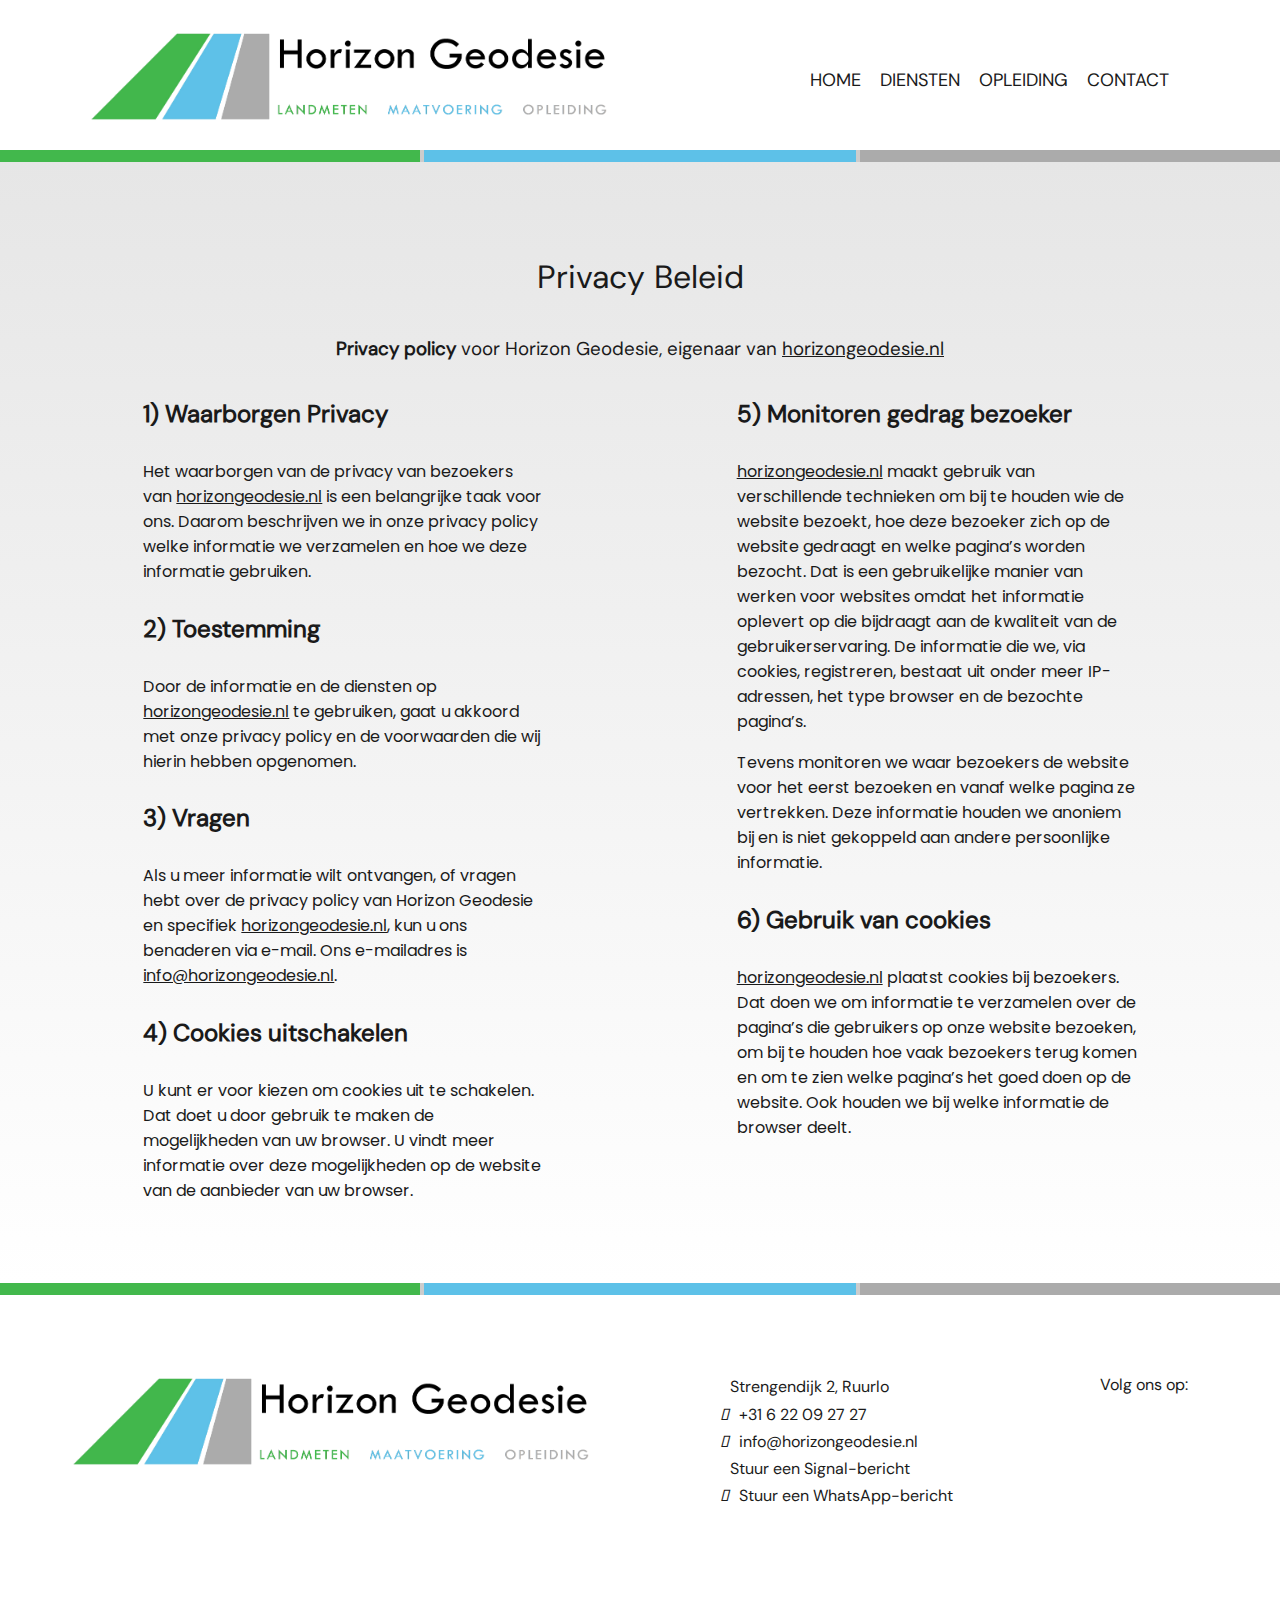
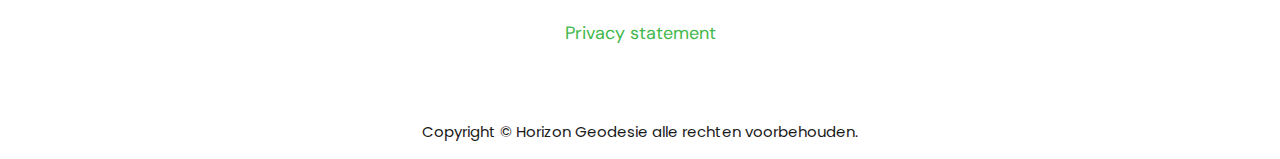
<file: privacy.html>
<!DOCTYPE html>
<html lang="nl-NL">
  <head>
    <meta charset="UTF-8">
    <title>website template</title>
    <meta name="viewport" content="width=device-width, initial-scale=1.0 maximum-scale=1.0 user-scalable=0'">
    <meta name="discription" content="this website reprisents a basic template of what a website looks like at its base">
    <link rel="icon" type="image/x-icon" href="images/favicon-transparant_UITGEREKT_20240715.png">
    <link rel="stylesheet" href="style.css">
    <link rel="stylesheet" href="https://cdnjs.cloudflare.com/ajax/libs/font-awesome/4.7.0/css/font-awesome.min.css">
    <link rel="stylesheet" href="https://cdnjs.cloudflare.com/ajax/libs/font-awesome/6.5.2/css/all.min.css" integrity="sha512-SnH5WK+bZxgPHs44uWIX+LLJAJ9/2PkPKZ5QiAj6Ta86w+fsb2TkcmfRyVX3pBnMFcV7oQPJkl9QevSCWr3W6A==" crossorigin="anonymous" referrerpolicy="no-referrer">
    <script src="script.js" defer></script>
    <meta name="viewport" content="width=device-width, initial-scale=1.0">

  </head>
  <body>
    <div class="header">
      <div class="logo">
        <a class="logo-link" href="index.html">
          <div class="logo-div">
            <img class="logo-img light-theme" src="images/Logo met zwarte tekst_transparant_20240606.png" alt="LOGO" height="100px" width="px" logo>
            <img class="logo-img dark-theme" src="images/Logo met witte tekst_transparant_20240606.png" alt="LOGO" height="100px" width="px" logo>
            <div class="logo-buttons">
              <a href="diensten.html#landmeten1" aria-current="page"><button class="landmeten-logo-button"></button></a
              ><a href="diensten.html#maatvoering1" aria-current="page"><button class="maatvoering-logo-button"></button></a
              ><a href="opleiding.html#opleiding-anchor" aria-current="page"><button class="opleiding-logo-button"></button></a>
            </div>
          </div>
        </a>
      </div>
      <div class="tab" id="mytab">
          
          <a href="javascript:void(0);" class="icon" onclick="myFunction()">
            <i class="fa fa-bars"></i></a>
        <div class="tab-links">
          <a class="home-tab" href="index.html" aria-current="page"><button class="tab-link-button">HOME</button></a
          ><a href="diensten.html" aria-current="page"><button class="tab-link-button">DIENSTEN</button></a
          ><a href="opleiding.html" aria-current="page"><button class="tab-link-button">OPLEIDING</button></a
          ><a class="content-tab" href="contact.html" aria-current="page"><button class="tab-link-button">CONTACT</button></a>
        </div>
      </div>
    </div>
    <div class="brand-color-bar">
      <div class="color-1"></div>
      <div class="color-2"></div>
      <div class="color-3"></div>
    </div>
    
    <div class="page-container">
      <div class="color-a">
        <div class="privacy-page">
          <h1 class="text-align-center">Privacy Beleid</h1>
          <h3 class="text-align-center"><b>Privacy policy</b> voor Horizon Geodesie, eigenaar van <a href="index.html" aria-current="page">horizongeodesie.nl</a></h3>
          
          <div class="privacy-page-content">
              <div class="privacy-collum-1">
              <h2><b>1) Waarborgen Privacy</b></h2>
              <p>Het waarborgen van de privacy van bezoekers van <a href="index.html" aria-current="page">horizongeodesie.nl</a> is een belangrijke taak voor ons. Daarom beschrijven we in onze privacy policy welke informatie we verzamelen en hoe we deze informatie gebruiken.</p>
              
              <h2><b>2) Toestemming</b></h2>
              <p>Door de informatie en de diensten op <a href="index.html" aria-current="page">horizongeodesie.nl</a> te gebruiken, gaat u akkoord met onze privacy policy en de voorwaarden die wij hierin hebben opgenomen.</p>
              
              <h2><b>3) Vragen</b></h2>
              <p>Als u meer informatie wilt ontvangen, of vragen hebt over de privacy policy van Horizon Geodesie en specifiek <a href="index.html" aria-current="page">horizongeodesie.nl</a>, kun u ons benaderen via e-mail. Ons e-mailadres is <a href="mailto:info@horizongeodesie.nl" target="_blank" rel="noopener noreferrer">info@horizongeodesie.nl</a>.</p>             
            
              <h2><b>4) Cookies uitschakelen</b></h2>
              <p>U kunt er voor kiezen om cookies uit te schakelen. Dat doet u door gebruik te maken de mogelijkheden van uw browser. U vindt meer informatie over deze mogelijkheden op de website van de aanbieder van uw browser.</p>
            </div>

            <div class="privacy-collum-2">
              <h2><b>5) Monitoren gedrag bezoeker</b></h2>
              <p><a href="index.html" aria-current="page">horizongeodesie.nl</a> maakt gebruik van verschillende technieken om bij te houden wie de website bezoekt, hoe deze bezoeker zich op de website gedraagt en welke pagina’s worden bezocht. Dat is een gebruikelijke manier van werken voor websites omdat het informatie oplevert op die bijdraagt aan de kwaliteit van de gebruikerservaring. De informatie die we, via cookies, registreren, bestaat uit onder meer IP-adressen, het type browser en de bezochte pagina’s.</p>
              <p>Tevens monitoren we waar bezoekers de website voor het eerst bezoeken en vanaf welke pagina ze vertrekken. Deze informatie houden we anoniem bij en is niet gekoppeld aan andere persoonlijke informatie.</p>
              
              <h2><b>6) Gebruik van cookies</b></h2>
              <p><a href="index.html" aria-current="page">horizongeodesie.nl</a> plaatst cookies bij bezoekers. Dat doen we om informatie te verzamelen over de pagina’s die gebruikers op onze website bezoeken, om bij te houden hoe vaak bezoekers terug komen en om te zien welke pagina’s het goed doen op de website. Ook houden we bij welke informatie de browser deelt.</p>
            </div>
          </div>
        </div>
      </div>

      <div class="color-b">

      </div>

      <div class="color-a">

      </div>


      <div class="color-b">

      </div>
    </div>

    <div class="brand-color-bar">
      <div class="color-1"></div>
      <div class="color-2"></div>
      <div class="color-3"></div>
    </div>

    <div class="footer">
      <div class="footer-flex">
          <div class="footer-logo">
            <a class="logo-link" href="index.html">
              <div class="logo-div">
                <img class="logo-img light-theme" src="images/Logo met zwarte tekst_transparant_20240606.png" alt="LOGO" height="100px" width="px" logo>
                <img class="logo-img dark-theme" src="images/Logo met witte tekst_transparant_20240606.png" alt="LOGO" height="100px" width="px" logo>
                <div class="logo-buttons">
                  <a href="diensten.html#landmeten1" aria-current="page"><button class="landmeten-logo-button"></button></a
                  ><a href="diensten.html#maatvoering1" aria-current="page"><button class="maatvoering-logo-button"></button></a
                  ><a href="opleiding.html#opleiding-anchor" aria-current="page"><button class="opleiding-logo-button"></button></a>
                </div>
              </div>
            </a>
          </div>

          <div class="footer-info">
            <ul>
              <li>
                <a href="https://www.google.nl/maps/place/Horizon+Geodesie/@52.0330385,6.4593058,17z/data=!3m1!4b1!4m6!3m5!1s0x47c7886032601acd:0x47c295274ae94773!8m2!3d52.0330352!4d6.4618807!16s%2Fg%2F1v2yy2vk?entry=ttu" target="_blank" rel="noopener noreferrer">
                  <div class="info-icon"><i class="fa-solid fa-location-dot"></i></div>
                  <div>Strengendijk 2, Ruurlo</div>
                </a>
              </li>
              <li>
                <a href="tel:+31622092727" target="_blank" rel="noopener noreferrer">
                  <div class="info-icon"><i class="fa-solid fa-phone"></i></div>
                  <div>+31 6 22 09 27 27</div>
                </a>
              </li>
              <li>
                <a href="mailto:info@horizongeodesie.nl" target="_blank" rel="noopener noreferrer">
                  <div class="info-icon"><i class="fa-regular fa-envelope"></i></div>
                  <div>info@horizongeodesie.nl</div>
                </a>
              </li>
              <li>
                <a href="sgnl://signal.me/#p/+31622092727" target="_blank" rel="noopener noreferrer">
                  <div class="info-icon"><i class="fa-brands fa-signal-messenger"></i></div>
                  <div>Stuur een Signal-bericht</div>
                </a>
              </li>
              <li>
                <a href="https://wa.me/+31622092727" target="_blank" rel="noopener noreferrer">
                  <div class="info-icon"><i class="fa-brands fa-whatsapp"></i></div>
                  <div>Stuur een WhatsApp-bericht</div>
                </a>
              </li>
            </ul>
          </div>

        <div class="social-media">
          <h4>Volg ons op:</h4>
          <div class="volg-ons">
            <div class="social-media-1">
              <ul>
                <li>
                  <a href="https://www.linkedin.com/company/horizon-geodesie/">
                    <button><i class="fa-brands fa-linkedin-in"></i></button>
                    
                  </a>
                </li>
            </div>
          </div>
        </div>

        <div class="footer-tab-links">
          <ul>
            <li><a href="privacy.html" aria-current="page"><button class="tab-link-button active-tab">Privacy statement</button></a></li>
          </ul>
        </div>
      </div>

    <div class="copyright-div">
      <p class="copyright">Copyright © <span id="year"></span> <span>Horizon Geodesie</span>  alle rechten voorbehouden.</p>
    </div>

    </div>
  </body>
</html>
</file>
<file: style.css>
@media (prefers-color-scheme: dark) {

  /* #region BODY CONTAINER*/

  .light-theme{
    display: none;
  }

  body{
    color: #ffffff;
    text-shadow: 2px 2px 5px #000000;
  }
  
  a{
    color: #ffffff;
  }

  button{
    color: #ffffff;
  }

  .color-a{
    background-color: #333333;
  }
  .color-b{
    background-color: #262626;
  }

  .brand-color-bar{
    background-color: #1a1a1a;
  }

  .text-color-white{
    color: #ffffff;
  }
  .text-color-white:hover{
    text-shadow: 0px 0px 2.5px #ffffff;
  }

  .active-tab{
    background-color: #262626;
    text-shadow: 2px 2px 5px #000000;
  }

/* #endregion */

/* #region HEADER SECTION */

.tab-link-button{
  background-color: #1a1a1a;
}

.tab-link-button:hover{
  background-color: #262626;
  text-shadow: 2px 2px 5px #000000;
}

.logo-buttons button:hover{
  background-color: #1a1a1a99;
}

.footer-tab-links li a{
  background-color: #262626;
}

.header{
  background-color: #1a1a1a;
}

.tab.responsive{
  background-color: #1a1a1a;
}

.icon{
  background-color: #1a1a1a;
}
/* #endregion */

/* #region PAGECONTAINER SECTION */
.page-container{
  background-color: #333333;
}

.hero-section{
  background-color: #1a1a1a;
}

.opleiding-section{
  background-image: linear-gradient(#262626, #333333);
  border-bottom: #1a1a1a 2px solid;
}
.opleiding-section.index{
  border-bottom: 0;
}
.color-a .opleiding-section{
  border-bottom: #1a1a1a 2px solid;
}
.lees-meer:hover{
  text-shadow: 0 0 2.5px #ffffff;
}

.diensten-section{
  background-image: linear-gradient(#262626, #333333);
}
.card-text{
  background-image: linear-gradient(#1a1a1a, #262626);
}

.h4.opleiding1{
  color: #ffffff;
}

.opleiding-card:hover{
  box-shadow: 0 0 25px #ffffff;
}

.faq-section{
  background-image: linear-gradient(#262626, #333333);
  border-bottom: 2px solid #1a1a1a;
}
.faq-section details {
  box-shadow: 0px 2px #1a1a1a;
}
.faq-section summary:hover {
  text-shadow: 0 0 2.5px #ffffff;
}

/* #endregion */

/* #region OPLEIDING CONTAINER SECTION */

.opleiding-subjects-section{
  background-image: linear-gradient(#262626, #333333);
  border-bottom: 2px solid #1a1a1a;
}

.opleiding-subjects-section details {
  box-shadow: 0px 2px #1a1a1a;
}

.divider{
  border: 1px solid #ffffff;
}

.sign-up-section{
  background-image: linear-gradient(#262626, #333333);
}

/* #endregion OPLEIDING CONTAINER SECTION */

/* #region CONTACT PAGE */

.contact-info a:hover{
  text-shadow: 0 0 2.5px  #ffffff;
}

/* #endregion CONTACT PAGE */

/* #region PRIVACY PAGE */

.privacy-page{
  background-image: linear-gradient(#262626, #333333);
}

.privacy-page a:hover{
  text-shadow: 0 0 2.5px #ffffff;
}

/* #endregion PRIVACY PAGE */

/* #region FOOTER SECTION */
.footer{
  background-color: #1a1a1a;
}

.fa-brands{
  color: #ffffff;
}

.footer-info a:hover{
  text-shadow: 0 0 2.5px  #ffffff;
}

.volg-ons button{
  background-color: #1a1a1a;
}


/* #endregion */
}

@media (prefers-color-scheme: light) {

  /* #region BODY CONTAINER*/

  .dark-theme{
    display: none;
  }

  body{
    color: #1a1a1a;
    text-shadow: none;
  }
  
  a{
    color: #1a1a1a;
  }

  button{
    color: #1a1a1a;
  }

  .color-a{
    background-color: #ffffff;
  }
  .color-b{
    background-color: #e6e6e6;
  }

  .brand-color-bar{
    background-color: #cccccc;
  }

  .text-color-white{
    color: #1a1a1a;
  }
  .text-color-white:hover{
    text-shadow: 0 0 2.5px #1a1a1a;
  }

  .active-tab{
    background-color: #e6e6e6;
  }

/* #endregion */

/* #region HEADER SECTION */

.tab-link-button{
  background-color: #ffffff;
}

.tab-link-button:hover{
  background-color: #e6e6e6;
}

.footer-tab-links li a{
  background-color: #e6e6e6;
}

.logo-buttons button:hover{
  background-color: #ffffff99;
}

.header{
  background-color: #ffffff;
}

.tab.responsive{
  background-color: #ffffff;
}

.icon{
  background-color: #ffffff;
}
/* #endregion */

/* #region PAGECONTAINER SECTION */
.page-container{
  background-color: #ffffff;
}

.hero-section{
  background-color: #ffffff;
}

.opleiding-section{
  background-image: linear-gradient(#e6e6e6, #ffffff);
  border-bottom: #cccccc  2px solid;
}
.opleiding-section.index{
  border-bottom:  0;
}
.color-a .opleiding-section{
  border-bottom: #cccccc  2px solid;
}
.lees-meer:hover{
  text-shadow: 0 0 2.5px #1a1a1a;
}

.diensten-section{
  background-image: linear-gradient(#e6e6e6, #ffffff);
}
.card-text{
  background-image: linear-gradient(#ffffff, #e6e6e6);
}
.card{
  background-color: #cccccc;
}

.h4.opleiding1{
  color: #1a1a1a;
}

.opleiding-card:hover{
  box-shadow: 0 0 25px #000000;
}

.faq-section{
  background-image: linear-gradient(#e6e6e6, #ffffff);
  border-bottom: 2px solid #cccccc;
}
.faq-section details {
  box-shadow: 0px 2px #cccccc;
}
.faq-section summary:hover {
  text-shadow: 0 0 2.5px #1a1a1a;
}

/* #endregion */

/* #region OPLEIDING CONTAINER SECTION */

.opleiding-subjects-section{
  background-image: linear-gradient(#e6e6e6, #ffffff);
  border-bottom: 2px solid #cccccc;
}

.opleiding-subjects-section details {
  box-shadow: 0px 2px #cccccc;
}

.divider{
  border: 1px solid #1a1a1a;
}

.sign-up-section{
  background-image: linear-gradient(#e6e6e6, #ffffff);
}

/* #endregion OPLEIDING CONTAINER SECTION */

/* #region CONTACT PAGE */

.contact-info a:hover{
  text-shadow: 0 0 2.5px  #1a1a1a;
}



/* #endregion CONTACT PAGE */

/* #region PRIVACY PAGE */

.privacy-page{
  background-image: linear-gradient(#e6e6e6, #ffffff);
}

.privacy-page a:hover{
  text-shadow: 0 0 2.5px #1a1a1a;
}

/* #endregion PRIVACY PAGE */

/* #region FOOTER SECTION */
.footer{
  background-color: #ffffff;
}

form button{
  background-color: #ffffff;
  color: #ffffff;
}
.footer-info a:hover{
  text-shadow: 0 0 2.5px  #1a1a1a;
}

.volg-ons button{
  background-color: #ffffff;
}

.fa-brands{
  color: #1a1a1a;
  text-shadow: none;
}

/* #endregion FOOTER SECTION */
}

/* #region BODY SECTION */

body{
  margin: 0;
  display: flex;
  flex-direction: column;
  overflow-x: hidden;
  width: 100%;
  height: 100vh;
  padding: 0;
}

@font-face {
  font-family: poppins;
  src: url(fonts/Poppins/Poppins-Regular.ttf);
}
@font-face {
  font-family: dm-sans;
  src: url(fonts/DM_Sans/static/DMSans-Regular.ttf);
}
@font-face {
  font-family: tw-cen-mt;
  src: url(fonts/tw-cen-mt.ttf);
}

h1{
  font-family: dm-sans;
  font-weight: normal;
  line-height: 60px;
}
h2{
  font-family: dm-sans;
  font-weight: normal;
  line-height: 50px;
}
h3{
  font-family: dm-sans;
  font-weight: normal;
  line-height: 40px;
}
h4{
  font-family: dm-sans;
  font-weight: normal;
  line-height: 30px;
}

h5{
  font-family: dm-sans;
  font-weight: normal;
  line-height: 30px;
}
h6{
  font-family: dm-sans;
  font-weight: normal;
  line-height: 30px;
}

p{
  font-family: poppins;
}

button{
  font-family: dm-sans;
}

a{
  font-family: dm-sans;
  text-decoration: underline;
  width: auto;
}

ul{
  padding-left: 40px;
  margin: 8px 0;
}

li{
  font-family: poppins;
}

.brand-color-bar.phone{
  display: none;
}
.brand-color-bar{
  display: flex;
  height: 12px;
}

.color-1{
  background-color:  #42b84c;
  height: 12px;
  width: 33%;
}
.color-2{
  background-color:  #5dc1e8;
  height: 12px;
  width: 34%;
  margin: 0 4px;
}
.color-3{
  background-color:  #ababab;
  height: 12px;
  width: 33%;
}

.text-color-green{
  color: #42b84c;
}
.text-color-green:hover{
  text-shadow: 0 0 2.5px #42b84c;
}
.text-color-green-nh{
  color: #42b84c;
}

.text-color-blue{
  color: #5dc1e8;
}
.text-color-blue:hover{
  text-shadow: 0 0 2.5px #5dc1e8;
}
.text-color-blue-nh{
  color: #5dc1e8;
}

.text-color-grey{
  color: #ababab;
}
.text-color-grey:hover{
  text-shadow: 0 0 2.5px #ababab;
}
.text-color-grey-nh{
  color: #ababab;
}

.no-shadow{
  text-shadow: none !important;
}

.active-tab{
  color: #42b84c;
}

.img-5{
  width: 100%;
  height: 649px;
  background-image: url('images/new-images/IMG-20240521-WA0004.jpg');
  background-size: cover;
  background-position: center center;
  display: block;
  margin: auto;
  box-shadow: 0 0 10px #000000;
}
.img-6{
  width: 100%;
  height: 500px;
  background-image: url('images/default-profile-picture.jpg');
  background-size: cover;
  background-position: center center;
  display: block;
  margin: auto;
  box-shadow: 0 0 10px #000000;
}

/* #endregion */

/* #region HEADER SECTION */
.header{
  display: flex;
  justify-content: space-around;
  flex-wrap: wrap;
  align-items: center;
  align-content: space-evenly;
}

.logo{
  height: 150px;
}

.logo-img{
  transition: all .5s ease-in-out; 
}

.logo-div{
  position: relative;
  height: auto;
  margin: 25px 0;
}
.logo-link{
  margin-bottom: 100px;
}

.logo-buttons{
  position: absolute;
  right: 0;
  bottom: 10.5%;
  z-index: 2;
  background-color: transparent;
  height: 26%;
  width: 65.09433962%;
}

.logo-buttons button{
  height: 100%;
  border: none;
  margin: 0;
  padding: 0;
  background-color: transparent;
}

.logo-buttons button:hover{
  transition: 0.25s;
}

.landmeten-logo-button{
  width: 31.5942029%;
}
.maatvoering-logo-button{
  width: 38.84057971%;
}
.opleiding-logo-button{
  width: 29.56521739%;
}


.logo-img:hover { 
  transform: scale(1.1);
}

.tab{
  height: 32px;
}

.tab-links{
  height: 32px;
  margin: 0 17px;
}

.icon{
  display: none;
}

.tab-links a{
  text-decoration: none;
}
.tab-link-button{
  transition: all .5s ease-in-out; 
  border: none;
  font-size: 18px;
  padding: 8.5px 9.5px;
  border-radius: 18px;
}

.tab-link-button:hover{
  transform: scale(1.1); 
  transition: .5s;
  color: #5dc1e8;
}

 @media screen and (max-width: 946px){
  .tab{
    margin-bottom: 25px;
    margin-top: -16px;
  }

  .logo{
    width: 95%;
    max-width: 530px; 
    height: auto;
  }
  .logo-div{
    width: 100%;
    height: auto;
  }
  .logo-img{
    width: 100%;
    height: auto !important;
  }
  .brand-color-bar.phone{
    display: flex;
  }
}

@media screen and (max-width: 650px){
  .tab-links{
    margin: 0;
  }
}

@media screen and (max-width: 530px){
  .logo-div{
    margin: 4.716981132vw 0;
  }
}

@media screen and (max-width: 416px){
  .header{
    height: 27.88461538vw;
    display: flex;
    justify-content: space-between;
    flex-wrap: wrap;
    align-items: normal;
    align-content: normal;
  }
  .logo{
    margin-right: 0;
  }

  .tab{
    background-color: transparent;
    display: flex;
    align-items: end;
    flex-direction: column;
    text-align: right;
    z-index: 2;
    width: 101.953px;
    padding: 0 25px 6.25px;
  }

  .icon{
    margin-top: 0px;
    display: block;
    font-size: 28px;
  }

  .icon i{
    transition: all .5s ease-in-out; 
  }

  .icon i:hover{
    transform: scale(1.1); 
  }

  .tab-links{
    margin: 0;
    margin-top: 4px;
  }


  .tab-links a{
    display: none;
  }

  .tab.responsive{
    height: 180px;
  }

  .tab.responsive .tab-links a{
    display: block;
    float: right;
  }
}

@media screen and (max-width: 416px){
  .header{
    flex-direction: column;
    flex-wrap: nowrap;
  }

  .logo{
    align-self: center;
  }

  .tab-links{
    margin: 0;
    padding: 0 8px;
    height: 300px;
  }

  .tab.responsive{
    margin: 0;
    margin-top: -4px;
    width: 134px;
    padding: 0 0 6.25px;
    height: 220px;
  }

  .tab{
    align-self: flex-end;
    width: auto;
    margin-top: -4px;
    padding: 0;
  }

  .icon{
    padding: 8px 16px 5px;
    width: 24.5px;
  }

  .tab.responsive .icon{
    float: right;
  }
}
/* #endregion */

/* #region HOME CONTAINER SECTION */
.page-container{
  flex-grow: 1;
}

/* #region HERO SECTION */

.hero-section{
  display: flex;
  justify-content: space-evenly;
}

.hero-section-new{
  display: flex;
  position: relative;
  box-shadow: 0px 25px 25px #000000;
}

.hero-section-text{
  position: absolute;
  top: 50%;
  transform: translate(-0%, -50%);
  width: 50%;
}

.hero-section-text ul{
 margin: auto;
 padding: 0;
 list-style-type: none;
 width: fit-content;
}

.hero-section-text li{
  margin: 10px 0;
  width: fit-content;
  padding: 0 10px;
}

.hero-section-text li a{
  text-decoration: none;
}

.hero-section-text h3{
  font-family: dm-sans;
  background-color: #ababab;
  color: #000000;
  font-weight: 100;
  margin: 10px 0;
  padding: 0 10px;
  font-size: 20px;
  text-shadow: none;
  transition: all .5s ease-in-out; 
}

.hero-section-text h3:hover{
  transform: scale(1.1);
  transition: .5s;
}

.hero-section-content{
  width: 100%;
  margin: auto;
}

.hero-section-content div{
  width: 80%;
  max-width: 500px;
  margin: 64px auto;
}

.hero-section-content h1{
  max-width: 500px;
  margin-bottom: 20px;
  margin-top: 0;
}
.hero-section-content h3{
  max-width: 500px;
  margin-bottom: 16px;
  font-size: 20px;
  font-family: poppins;
  line-height: 30px;
}

.horizongeodesie{
  color: #5dc1e8;

}

.cta button{
  color: #000000;
  font-size: 20px;
  padding: 10.5px 12px;
  margin-top: 24px;
  max-width: 500px;
  text-decoration: none;
  border: none;
  transition: all .5s ease-in-out;
}

.cta-opleiding{
  background-color: #ababab;
}

.cta-contact{
  color: #000000 !important;
  background-color: #ababab
}

.cta button:hover{
  transform: scale(1.1);
}

.hero-section-content ul{
  max-width: 400px;
  margin: 12px 0;
  list-style-type: disc;
  padding-left: 40px;
}

.slideshow-container{
  margin: auto;
  z-index: 1;
  width: 100%;
  display: flex;
  justify-content: center;
  align-items: center;
}

.img-style{
  width: 100%;
  height: 33vw;
  background-size: cover;
  background-position: center center;
  display: block;
  margin: auto;
  box-shadow: inset 0 0 100px #000000;
}

.img-1-slideshow{
  background-image: url('images/new-images/totalstation.png');
}
.img-2-slideshow{
  background-image: url('images/new-images/gps-ontvanger-close-up.png');
}
.img-3-slideshow{
  background-image: url('images/new-images/spiegeltje-potlood-en-haak.png');
}
.img-4-slideshow{
  background-image: url('images/new-images/TSC5.jpg');
}
.img-5-slideshow{
  background-image: url('images/new-images/veldwerk-kadaster.png');
}
.img-6-slideshow{
  background-image: url('images/new-images/waterpassen.jpg');
}
.img-7-slideshow{
  background-image: url('images/new-images/totalstation-2.png');
}


/* Hide the images by default */
.mySlides {
  display: none;
  width: 100%;
  height: max-content;
}


/* Fading animation */
.fade {
  animation-name: fade;
  animation-duration: 1s;
}

@keyframes fade {
  from {opacity: .4}
  to {opacity: 1}
}

@media screen and (max-width: 768px){
 /* .hero-section-text h3{
    line-height: 5.21vw;
    font-size: 2.44vw;
    margin: 1.3vw 0;
    padding: 0 1.3vw;
  }*/

  .hero-section-text{
    position: absolute;
    top: 50%;
    transform: translate(-0%, -50%);
    width: 50%;
  }
}

@media screen and (max-width: 664px){
  .hero-section-text{
    width: 1%;
  }
}

@media screen and (max-width: 623px){
  .hero-section-text{
    width: 66.667%;
  }
}
@media screen and (max-width: 550.5px){
  .hero-section-text{
    width: 75%;
  }

  .hero-section-text h3{
    line-height: 7.266vw;
    font-size: 3.4vw;
    margin: 1.817vw 0;
    padding: 0 1.817vw;
  }
}

@media screen and (max-width: 768px){

  .hero-section{
    flex-direction: column-reverse;
  }

  .img-1-slideshow{
    height: 66vw;
  }
  .img-2-slideshow{
    height: 66vw;
  }
  .img-3-slideshow{
    height: 66vw;
  }
  .img-4-slideshow{
    height: 66vw;
  }
  .img-5-slideshow{
    height: 66vw;
  }
  .img-6-slideshow{
    height: 66vw;
  }
  .img-7-slideshow{
    height: 66vw;
  }

  .opleiding-section{
    padding-bottom: 0 !important;
  }

}

/* #endregion */

/* #region HOME OPLEIDING SECTION */

.opleiding-section{
  display: flex;
  justify-content: space-evenly;
  padding: 100px 0;
}

.img-opleiding{
  width: 80%;
  height: 500px;
  background-image: url('images/new-images/TSC5.jpg');
  background-size: cover;
  background-position: center center;
  display: block;
  margin: auto;
  box-shadow: inset 0 0 100px #000000;
}

.color-a .opleiding-section{
  display: flex;
  flex-direction: row-reverse;
  justify-content: space-evenly;
  padding: 100px 0;
}

.opleiding-text-container{
  width: 100%;
}

.opleiding-text{
  width: 80%;
  max-width: 400px;
  margin: auto;
}

.opleiding-section h1{
  margin-top: 0;
  margin-bottom: 32px;
}

.opleiding-section .p2{
  margin-bottom: 0;
}

.p-20px{
  font-size: 20px;
}

.img-opleiding-container{
  margin: auto;
  z-index: 1;
  width: 100%;
  display: flex;
  justify-content: center;
  align-items: center;
  height: auto;
}

.opleiding-section .index{
  margin-bottom: 100px;
}

@media screen and (max-width: 768px){
  .opleiding-section{
    flex-direction: column;
    padding: 0;
  }

  .color-a .opleiding-section{
    flex-direction: column;
    padding: 0;
  }

  .opleiding-text-container{
    width: 80%;
    max-width: 400px;
    margin: auto;
  }
  .img-opleiding-container{
    width: 100%;
    margin: auto;
    height: 66vw;
  }
  .img-opleiding{
    width: 80%;
    height: 80%;
  }
}

/* #endregion */

/* #region HOME DIENSTEN SECTION */

.diensten-section{
  padding: 100px 0;
  text-align: center;
  margin-bottom: 0px;
}

.diensten-section h1{
  padding-top: 100px;
  margin-top: 0;
  margin-bottom: 48px;
}

.diensten-cards{
  display: flex;
  flex-wrap: wrap;
  justify-content: space-evenly;
  flex-wrap: wrap;
}
.diensten-cards a{
  text-decoration: none;
  width: 284px;
  margin: 0 25px;
}
@media screen and (max-width: 366px){
  .diensten-cards a{
    margin: 0;
  }
}

@media screen and (max-width: 284px){
  .diensten-cards a{
    width: 100%;
  }
}

.card{
  width: 284px;
  text-align: center;
  margin-bottom: 64px;
  border-radius: px;
  box-shadow: 0 0 25px #000000;
  transition: all .5s ease-in-out; 
}

.card-text{
  padding-bottom: 25px;
  border-bottom-left-radius: px;
  border-bottom-right-radius: px;
}

.card:hover{
  transform: scale(1.1); 
}

.landmeten-card:hover{
  box-shadow: 0 0 25px #42b84c;
}
.maatvoering-card:hover{
  box-shadow: 0 0 25px #5dc1e8;
}
.kadaster-card:hover{
  box-shadow: 0 0 25px #ababab;
}

.card img{
  border-top-left-radius: px;
  border-top-right-radius: px;
}

.h4.landmeten1{
  color: #42b84c;
  text-align: center;
  padding: 15px 30px;
  margin: 0;
}
.h4.maatvoering1{
  color: #5dc1e8;
  text-align: center;
  padding: 15px 30px;
  margin: 0;
}

.h4.kadaster1{
  color: #ababab;
  text-align: center;
  padding: 15px 30px;
  margin: 0;
}

.h4.opleiding1{
  text-align: center;
  padding: 15px 30px;
  margin: 0;
}

.card-p2{
  margin: auto;
  width: 234px;
  font-size: 16px;
  text-align: left;
}

.img-diensten-container{
  border-top-left-radius: px;
  border-top-right-radius: px;
  width: 284px;
  height: 189.3px;
}

.img-card{
  border-top-left-radius: px;
  border-top-right-radius: px;
  height: 100%;
  width: 100%;
  background-size: cover;
  background-position: center center;
  display: block;
  margin: auto;
}

.img-diensten-cards-1{
  background-image: url('images/new-images/gps-ontvanger-close-up.png');
}
.img-diensten-cards-2{
  background-image: url('images/new-images/spiegeltje-potlood-en-haak.png');
}
.img-diensten-cards-3{
  background-image: url('images/new-images/waterpassen.jpg');
}
.img-diensten-cards-4{
  background-image: url('images/new-images/TSC5.jpg');
}

/* #endregion */

/* #region FAQ SECTION */

.faq-section{
  display: flex;
	justify-content: center;
	align-items: center;
	flex-direction: column;
}

.faq-section h2{
  color: #42b84c;
  text-align: center;
  padding-top: 64px;
  padding-bottom: 20px;
  margin-top: 0;
}

.faq-section *,
.faq-section *::before,
.faq-section *::after {
	padding: 0;
	margin: 0;
	box-sizing: border-box;
}

.faq-section .accordion {
	max-width: 800px;
	width: 80%;
  margin-bottom: 64px;
}
.faq-section details {
	background-color: transparent;
}

.faq-details{
  font-family: dm-sans;
}

.faq-section details > summary {
  padding: 16px;
	cursor: pointer;
}
.faq-section details > p {
	padding: 16px;
  padding-top: 0;
}

/* #endregion */

/* #region CTA SECTION */

.cta-section{
  display: flex;
  flex-direction: column;
  text-align: center;
}

/* for button style see hero section .cta button */

/* #endregion  CTA SECTION */

/* #endregion PAGECONTAINER END */

/* #region DIENSTEN CONTAINER SECTION */

.img-style-diensten{
  width: 100%;
  height: 500px;
  background-size: cover;
  background-position: center center;
  display: block;
  margin: auto;
}

.img-diensten-style{
  width: 80%;
  height: 400px;
  background-size: cover;
  background-position: center center;
  display: block;
  margin: auto;
  box-shadow: 0 0 50px #000000;
}

.img-diensten-landmeten{
  background-image: url(images/new-images/gps-ontvanger-close-up.png);
}
.img-diensten-maatvoering{
  background-image: url(images/new-images/spiegeltje-potlood-en-haak.png);
}
.img-diensten-kadaster{
  background-image: url(images/new-images/veldwerk-kadaster.png);
}

.opleiding-section.kadaster{
  border-bottom: none !important;
}

.cta-section-diensten-page{
  padding-bottom: 100px;
  margin-top: -50px;
}

@media screen and (max-width: 768px){
  .diensten-page-container h1{
    margin-top: 0;
  }

  .diensten-page-container .opleiding-text{
    margin-bottom: 64px;
  }


  .img-diensten-style{
    width: 80%;
    height: 80%;
  }

  .img-style-diensten{
    height: 66vw;
  }
}



/* #endregion DIENSTEN CONTAINER SECTION */

/* #region OPLEIDING CONTAINER SECTION */

.opleiding-page{
  flex-grow: 1;
}

.img-style-opleiding{
  width: 100%;
  height: 500px;
  background-size: cover;
  background-position: center center;
  display: block;
  margin: auto;
  box-shadow: inset 0 0 100px #000000;
}
@media screen and (max-width: 768px){

  iframe{
    height: 66vw;
  }

  .img-style-opleiding{
    height: 66vw;
  }
}

.opleiding-subjects-section{
  display: flex;
	justify-content: center;
	align-items: center;
	flex-direction: column;
  padding: 100px 0;
}

.opleiding-subjects-section h1{
  color: #42b84c;
  text-align: center;
  padding-bottom: 50px;
  margin-top: 0;
  width: 80%;
}

.opleiding-subjects-section h2{
  text-align: center;
  width: 80%;
}

.opleiding-subjects-section *,
.opleiding-subjects-section *::before,
.opleiding-subjects-section *::after {
	padding: 0;
	margin: 0;
	box-sizing: border-box;
}

.opleiding-subjects{
  font-family: dm-sans;
  font-size: 18px;
}

.opleiding-subjects-h4{
  font-family: poppins !important;
  font-weight: bold;
}
.opleiding-subjects-h4-1{
  font-family: poppins !important;
}

.opleiding-subjects-section .accordion {
	max-width: 800px;
	width: 80%;
margin: 0;
}
.opleiding-subjects-section details {
	background-color: transparent;
}
.opleiding-subjects-section summary:hover {
  text-decoration: underline;
}
.opleiding-subjects-section details > summary {
  padding: 12px;
	cursor: pointer;
  font-size: 20px;
}
.opleiding-subjects-section details > div {
	padding: 16px;
  padding-top: 0;
}

.opleiding-subjects-section ul{
  padding-left: 40px;
  margin: 8px 0;
}

.opleiding-subjects-section div{
  padding-bottom: 8px;
}

.sign-up-section{
  padding: 100px 0;
}

.sign-up-section-h2{
  color: #42b84c;
  text-align: center;
  line-height: normal;
  margin-top: 0;
  margin-bottom: 50px;
}

.form-flex h2{
  color: #42b84c;
  text-align: start;
  padding: 0 50px;
  display: none;
}

.sign-up-section form{
  display: flex;
  justify-content: center;
  margin: 0;
  padding: 0 0 0 0;
  width: none;
}

.form-flex-1{
  margin-top: 15px;
  display: flex;
  padding: 0 50px;
  justify-content: end;
  width: 347.953px;
}

.form-flex{
  display: flex;
}

.form-flex-2{
  padding:  0 50px;
  justify-content: center;
}

@media screen and (max-width: 1081px){
  .sign-up-section form{
    flex-direction: column;
  }

  .form-flex h2{
    text-align: start;
    padding: 0 50px;
    display: inline-block;
  }

  .sign-up-section-h2{
    display: none;
  }

  .form-flex{
    display: block;
    margin: 0 auto;
  }

  .form-flex-1{
    width: auto;
    justify-content: start !important;
  }

  .sign-up-section ul{
    width: fit-content;
  }

  .submit-button-1{
    display: none;
  }
  .submit-button-2{
    display: block !important;
    margin-top: 32px;
  }

  .divider{
  border: 0px solid #1a1a1a;
}
}

.submit-button-2{
  display: none;
}

.sign-up-section #input-text{
  width: 221px;
  margin-right: auto;
  margin-left: auto;
}

.sign-up-section ul{
  list-style-type: none;
  padding-left: 0px;
  margin-top: 0px;
}

.sign-up-section li{
  display: flex;
  margin: 10px 0;
}

.sign-up-section li input{
  margin: 0;
  margin-right: 5px;
}

.sign-up-section h3{
  width: 221px;
}

.verstuur-knop{
  width: 221px;
}

.submit-button{
  width: 221px;
  margin: auto;
}

.submit-button button{
  width: 221px;
}

#errorMessage{
  width: 221px;
  height: 75px;
  color: #ff0000;
}

#errorMessage2{
  width: 221px;
  height: 75px;
  color: #ff0000;
}

/*
@media screen and (max-width: 660px){
.sign-up-section ul{
  padding-left: calc(50vw - 110px);
  margin-right: 5vw;
}
}
*/

/* #endregion OPLEIDING PAGECONTAINER END */

/* #region CONTACT PAGE */

iframe{
  width: 100%;
}

.contact-hero{
  border-bottom: none !important;
}

@media screen and (max-width: 768px){
  .contact-hero{
    flex-direction: column !important;
  }
}

.contact-info ul{
  font-size: 17.72px;
  margin-top: -6.25px !important;
  list-style-type: none;
  padding-left: 0;
}

.contact-info div{
  margin: 0;
}

.contact-info ul li a{
  display: flex;
  align-items: center;
  margin: 6.25px;
  margin-left: 0;
  text-decoration: none;
}

.contact-info .info-icon{
  height: 23px;
  width: 20px;
  margin-right: 10px;
}

/* #endregion CONTACT PAGE */

/* #region PRIVACY PAGE */
.privacy-page{
  padding: 64px 0;
}

.privacy-page a{
  font-family: poppins;
}

.privacy-page h3{
  width: 80%;
  margin: auto;
}

.privacy-page h3 a{
  font-family: dm-sans;
}

.privacy-page-content{
  display: flex;
  flex-wrap: wrap;
  justify-content: space-evenly;
  width: 100%;
  margin: auto;
}

.privacy-page-content div{
  width: 100%;
  max-width: 500px;
}

.privacy-page-content div h2{
  width: 80%;
  margin-left: auto;
  margin-right: auto;
}
.privacy-page-content div p{
  width: 80%;
  margin-left: auto;
  margin-right: auto;
}

.text-align-center{
  text-align: center;
}

/* #endregion PRIVACY PAGE */

/* #region FOOTER SECTION */

.footer{
  height: auto;
  padding-top: 25px;
}
.footer-flex{
  display: flex;
  flex-wrap: wrap;
  justify-content: space-evenly;
}

.footer-logo{
  height: auto;
  width: 530px;
  padding: 25px;
}
@media screen and (max-width: 913px){

  .footer-logo{
    width: 95%;
    max-width: 530px; 
    height: auto;
  }
}

.footer-info{
  width: fit-content;
  padding: 50px;
}

.footer h3{
  margin-top: 0;
  margin-bottom: 12.5px;
}

.footer-info ul{
  font-size: 16px;
}

.footer-info a{
  text-decoration: none;
}

@media screen and (max-width: 320px){
.footer-info ul{
  margin: 0 !important;
}
.footer-info{
  padding: 50px 0;
}
}

.footer-info a{
  width: fit-content;
}

.footer-info .info-icon{
  margin-right: 10px;
}

.social-media{
  text-align: center;
  padding: 50px;
}

.volg-ons ul{
  margin: 25px !important;
  margin-top: 0 !important;
  padding: 0;
}

.volg-ons{
  display: flex;
  justify-content: space-evenly;
}

.social-media h4{
  margin-top: 0;
}

.volg-ons button{
  border: none;
  font-size: 32px;
  transition: all .5s ease-in-out; 
  text-shadow: 0 0 5px #000000;
}

.volg-ons button:hover{
  transform: scale(1.2);
}

.footer-flex ul{
  list-style-type: none;
  margin: 0;
  padding: 0;
}

.input input{
  padding: 7px 12px;
  width: 197px;
  font-size: 16px;
  outline: none;
  transition: all .5s ease-in-out; 
}

input{
  border: none;
}

input:focus{
  box-shadow: 0 0 5px #000000;
  border: none;
}

.volg-ons input:hover{
  transform: scale(1.1); 
}

.volg-ons input:focus{
  transform: scale(1.1);
}

.email-form{
  display: flex;
  flex-direction: column;
  justify-content: center;
  align-self: flex-start;
  margin: 25px;
  max-width: 221px;
}

#input-text{
  margin-bottom: 25px;
  box-shadow: 0 0 5px #000000;
}

form button{
  background-color: #ababab;
  color: #000000;
  font-size: 16px;
  padding: 7.5px 8px;
  border-radius: px;
  border: none;
  transition: all .5s ease-in-out; 
}

form button:hover{
  transform: scale(1.1);
}

.footer-tab-links{
  padding: 50px;
}

.footer-info ul li a{
  display: flex;
  align-items: center;
  margin: 6.25px;
}

/* footer-tab-links button see header */

.footer-tab-links a{
  border-radius: 16px;
}

.copyright{
  text-align: center;
  padding: 16px;
  font-size: 15px;
  margin: 0;
}

@media screen and (max-width: 328px) {

  
}

/* #endregion */
</file>
